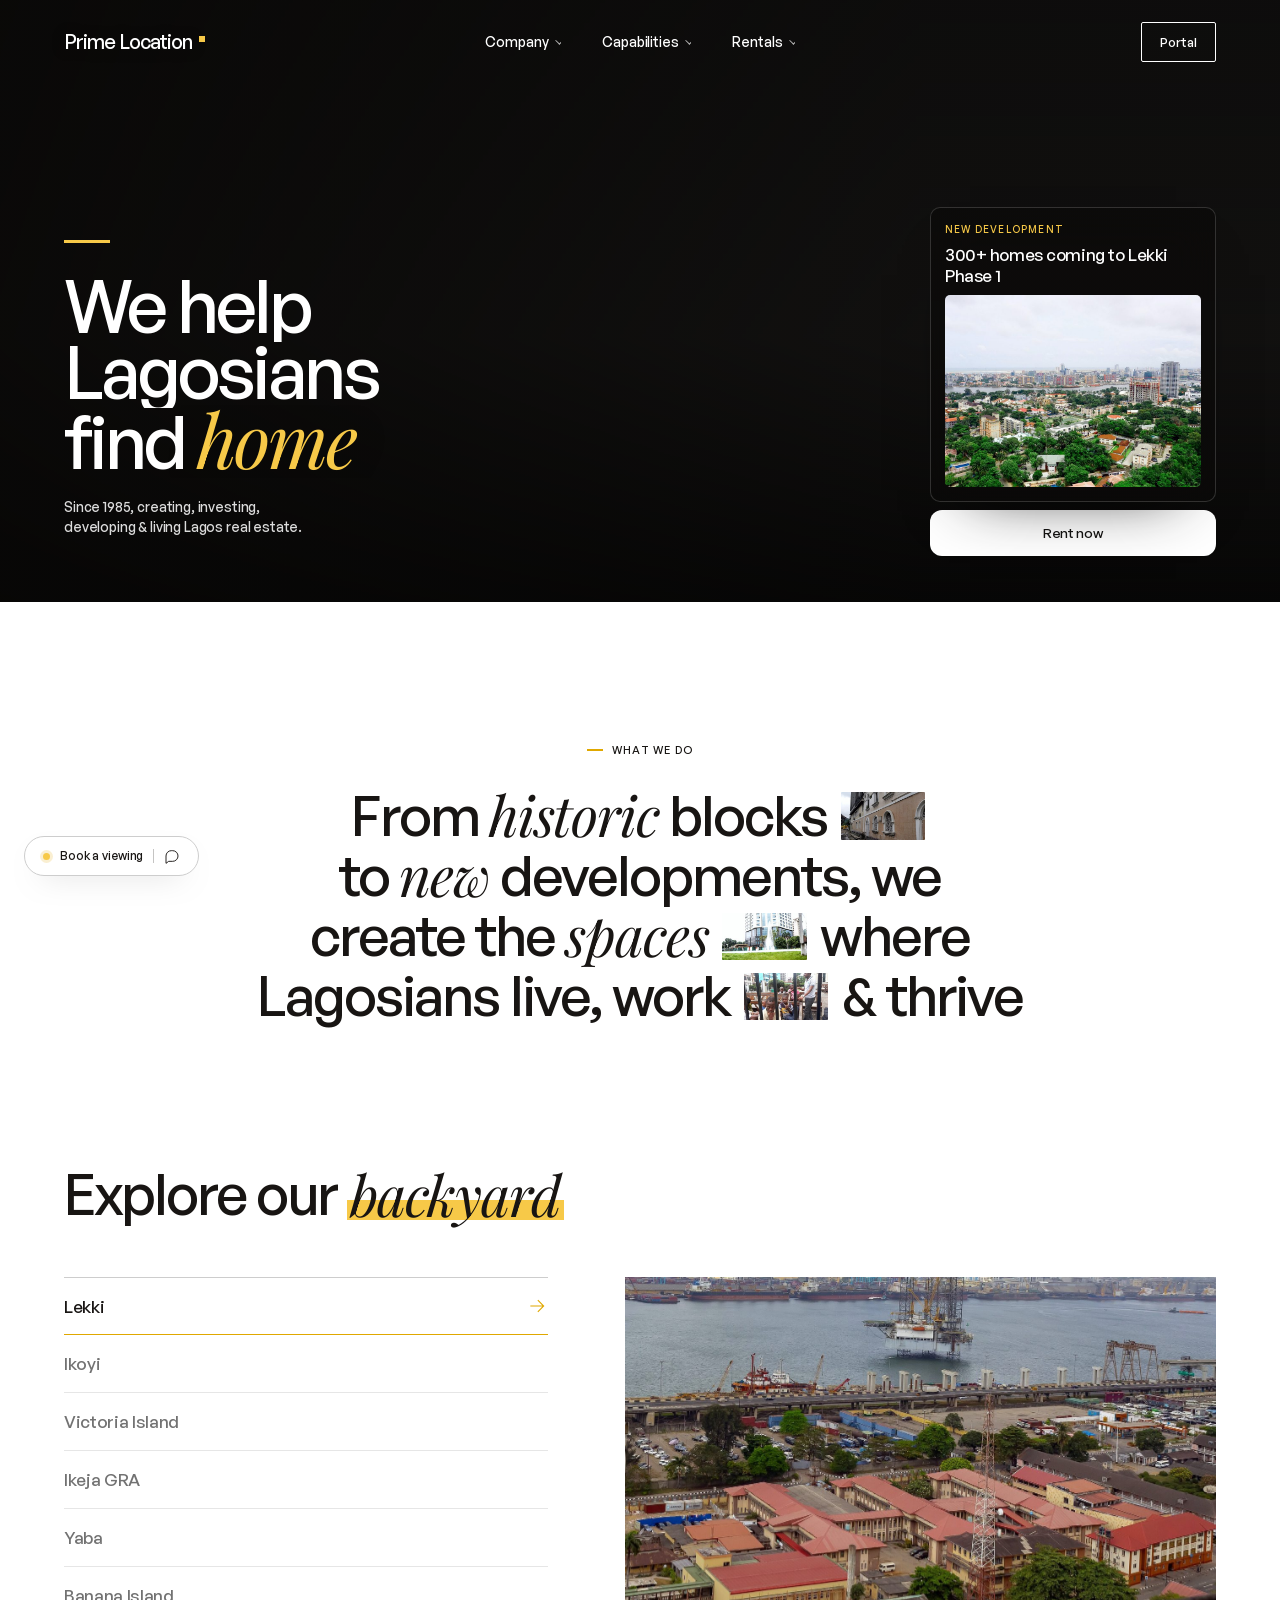
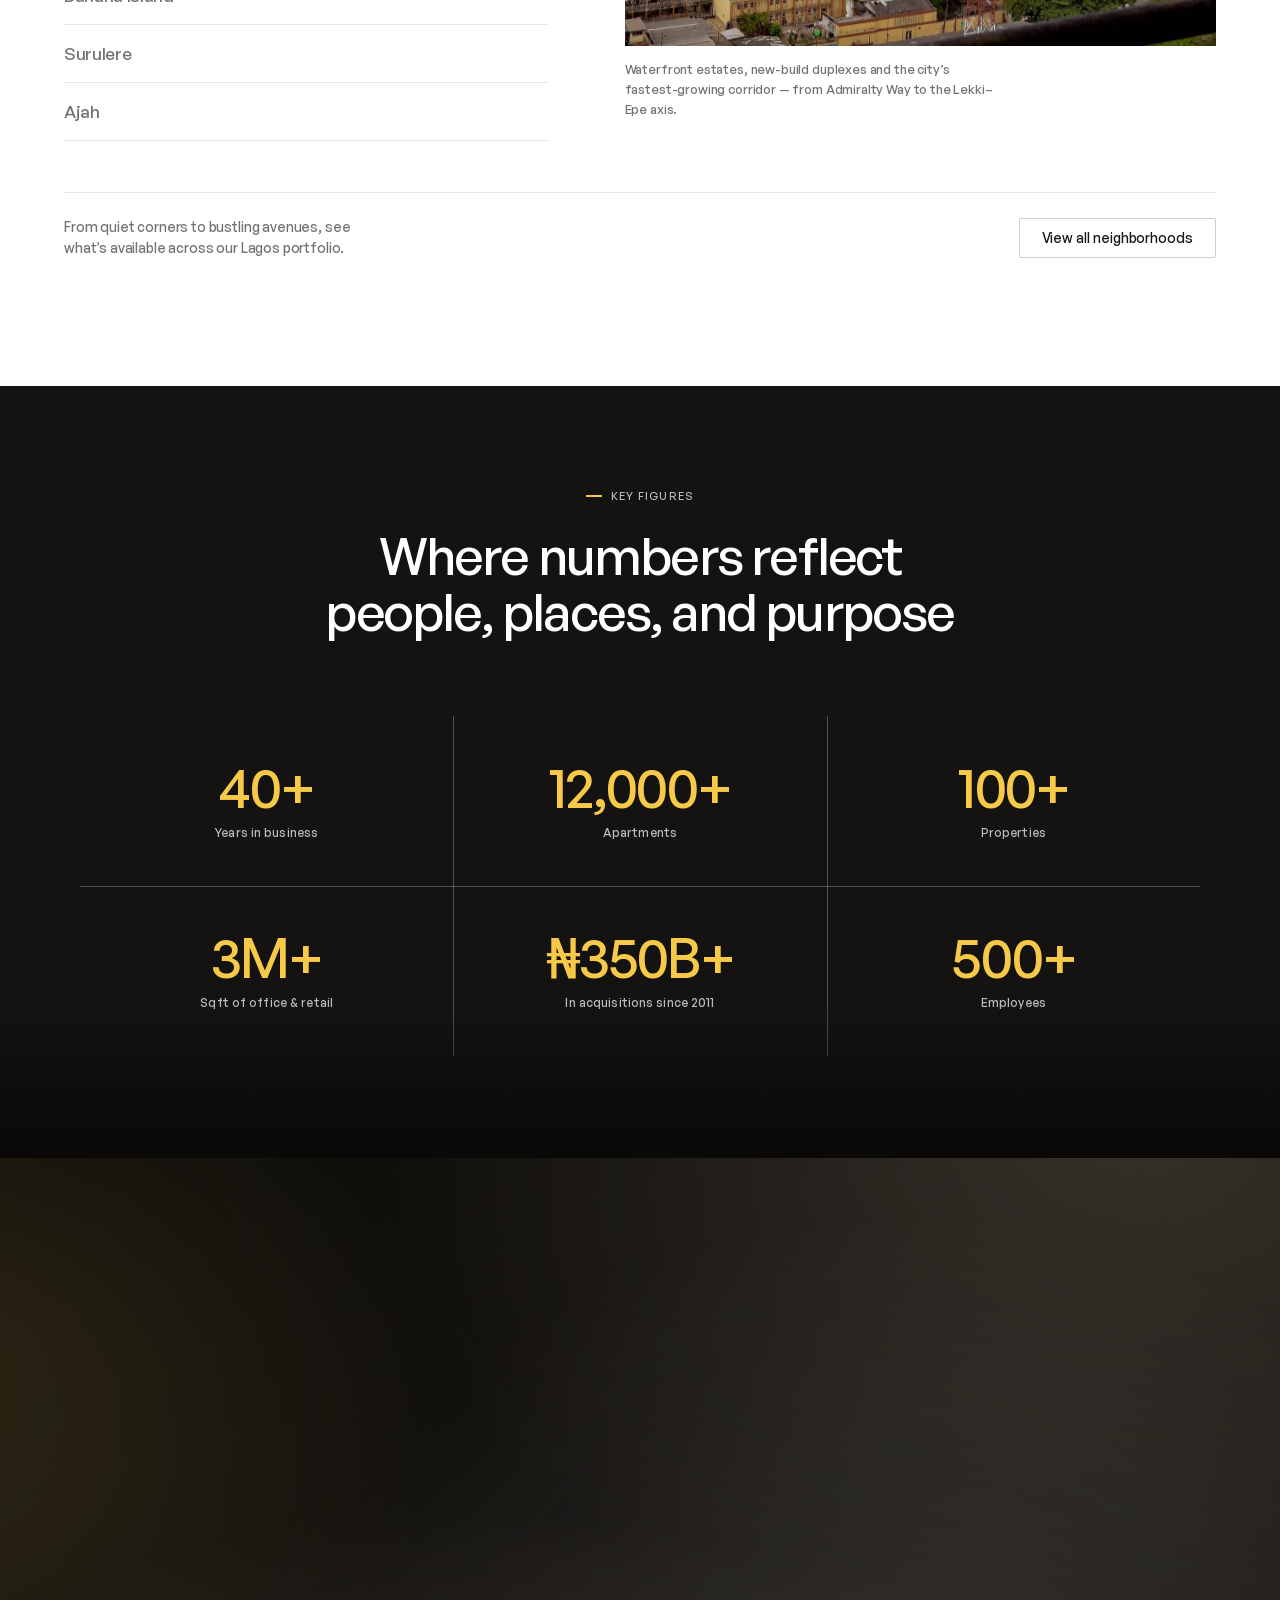
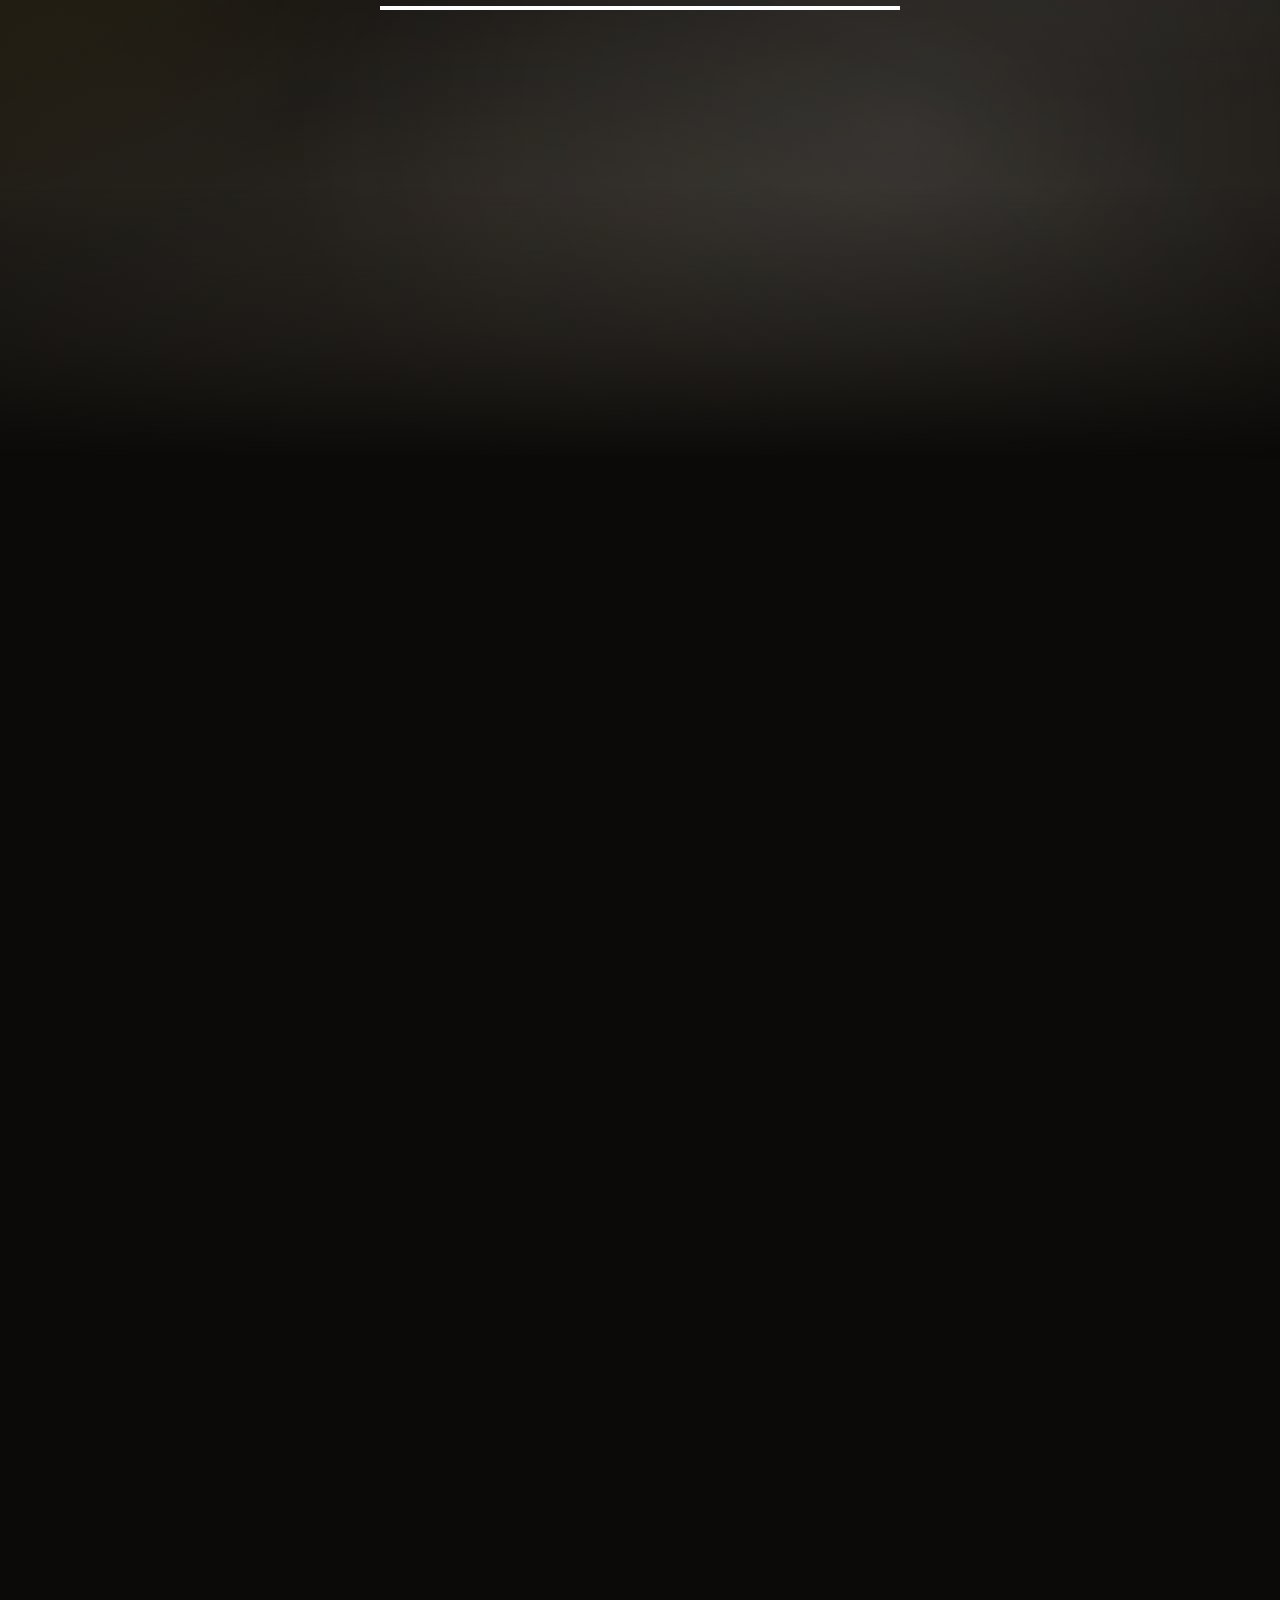
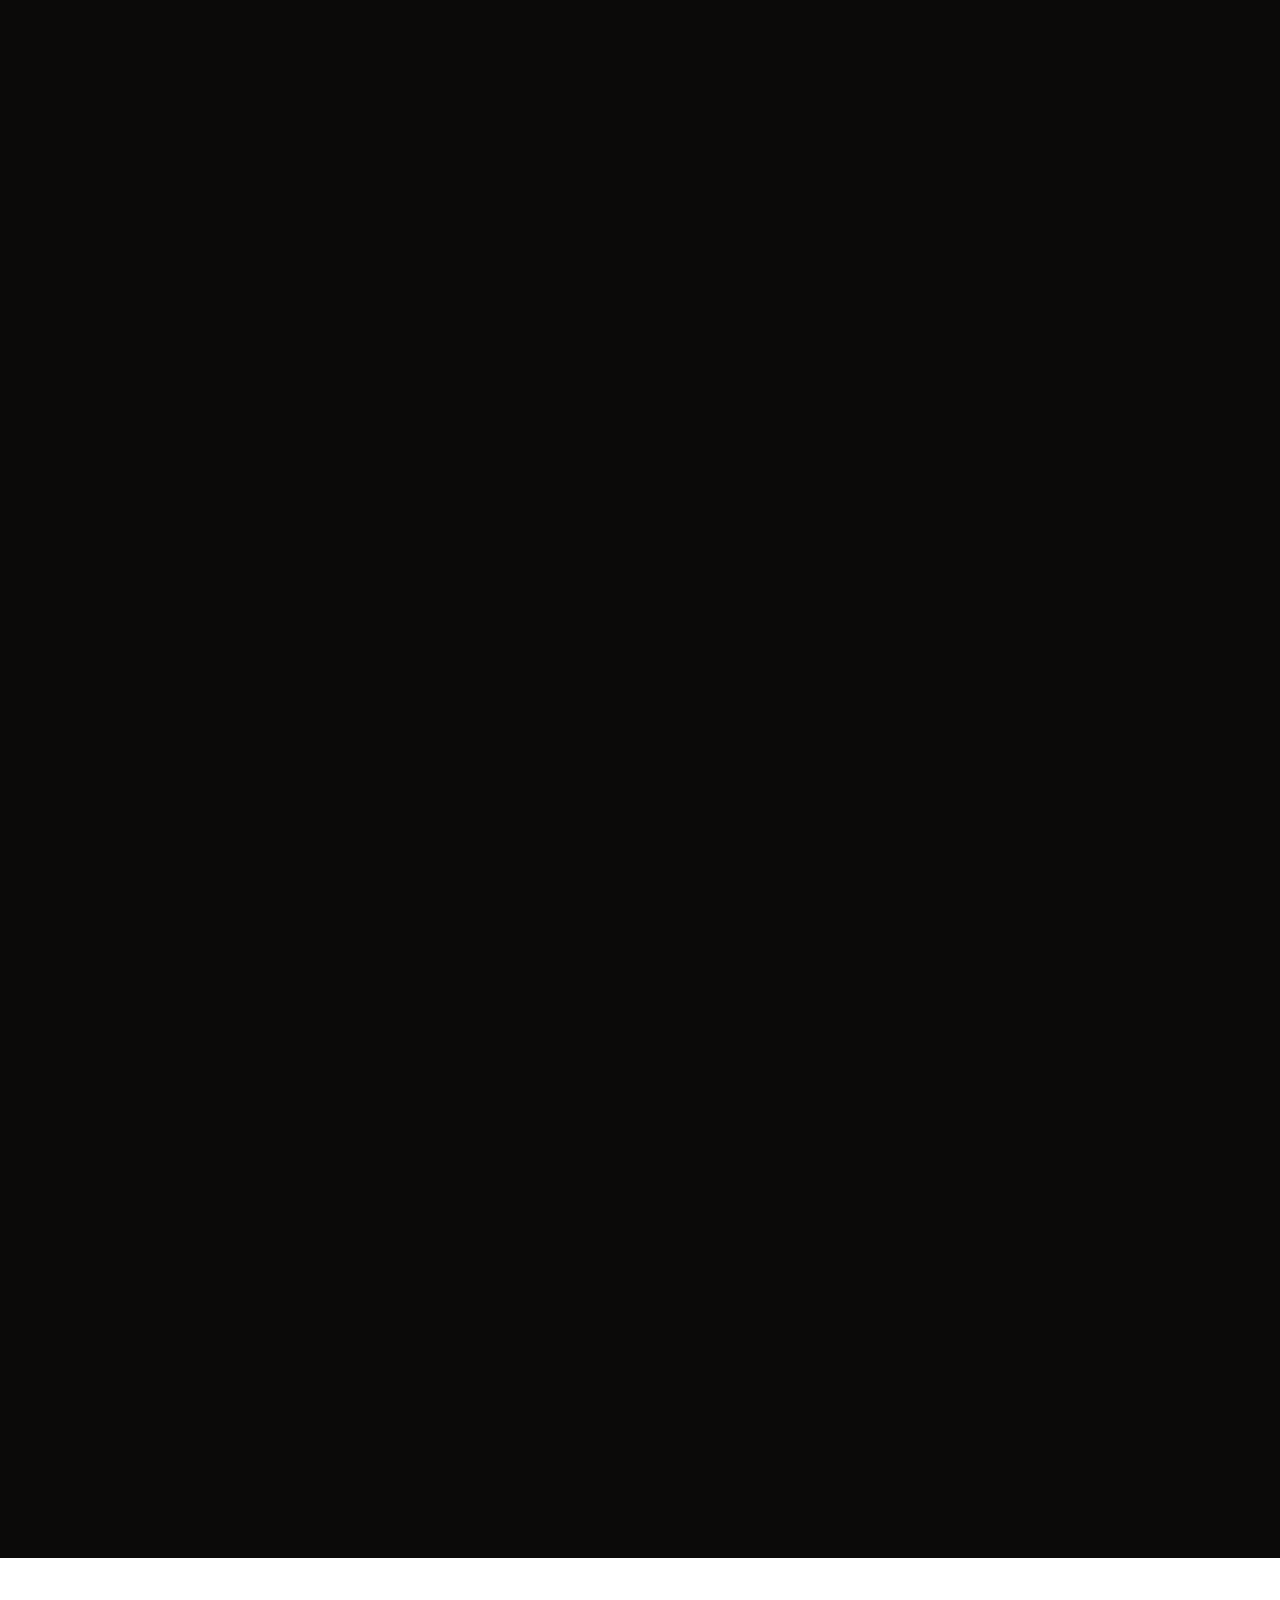
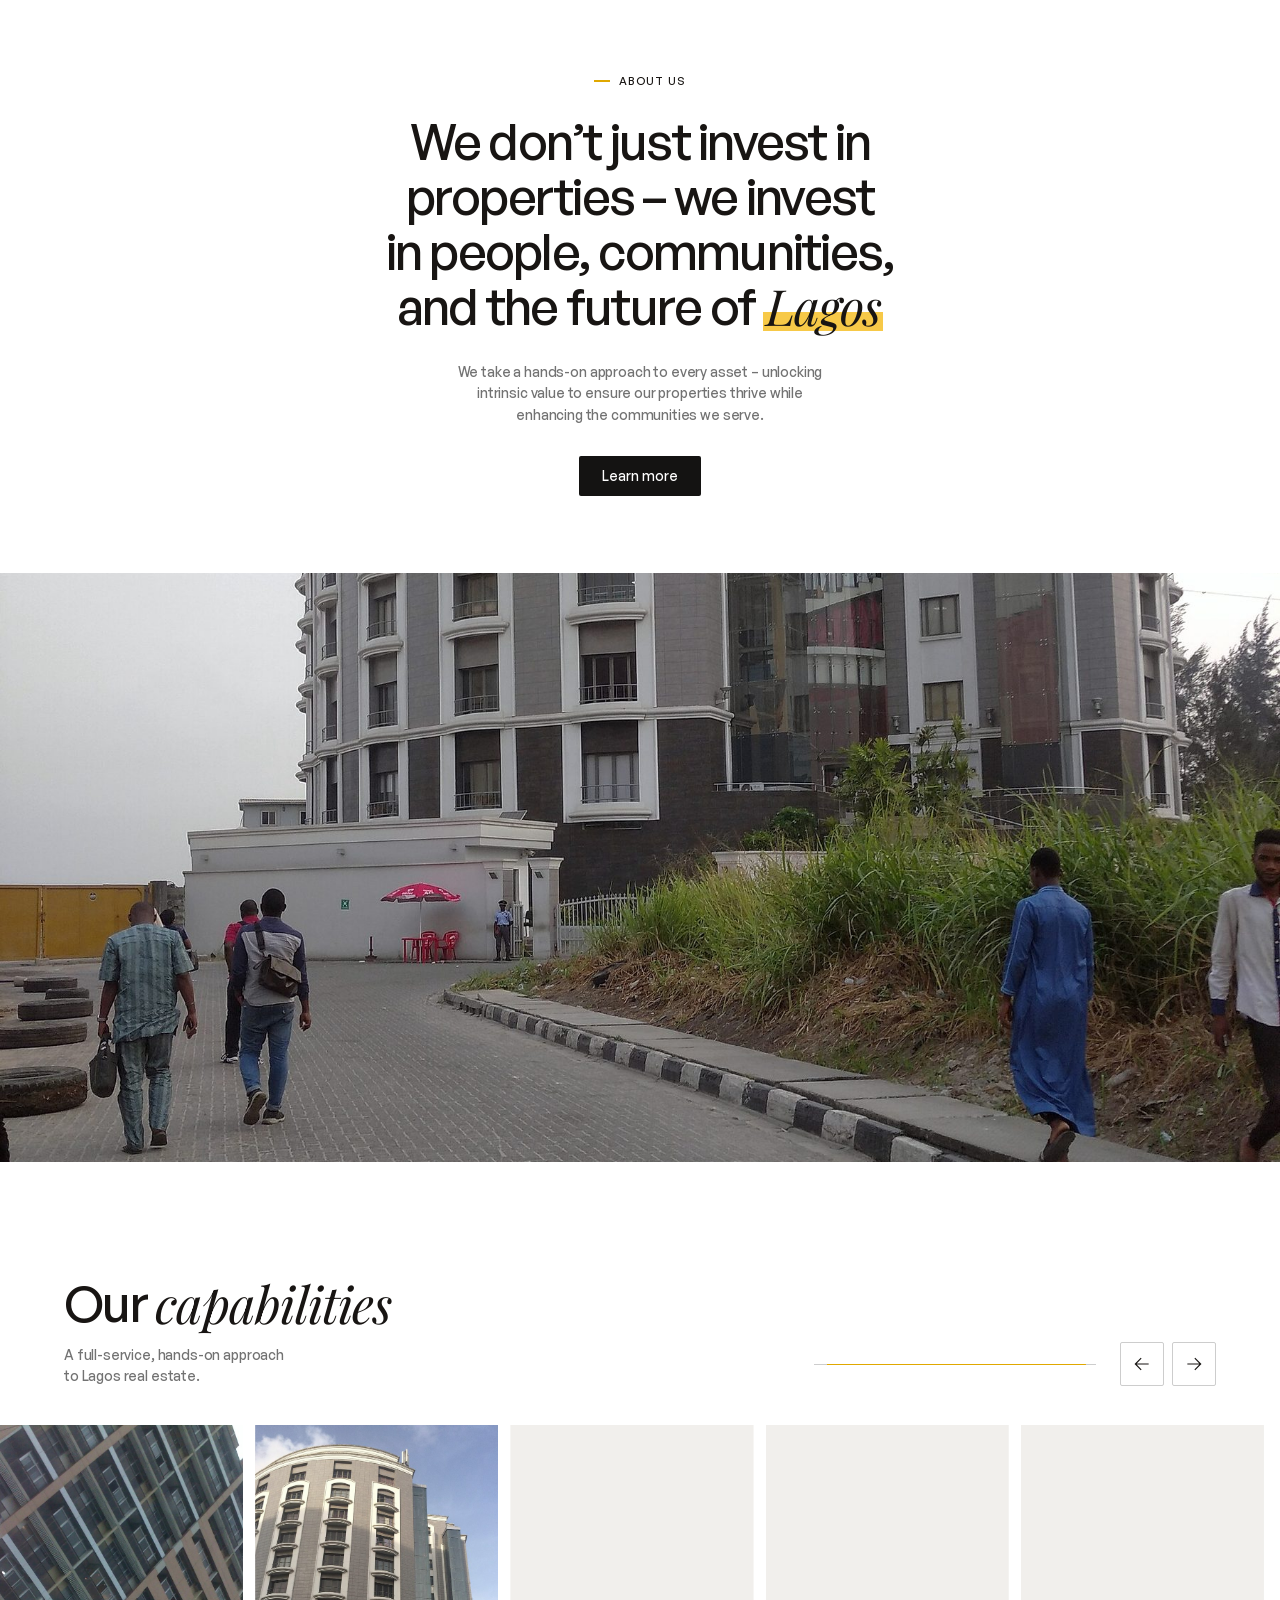
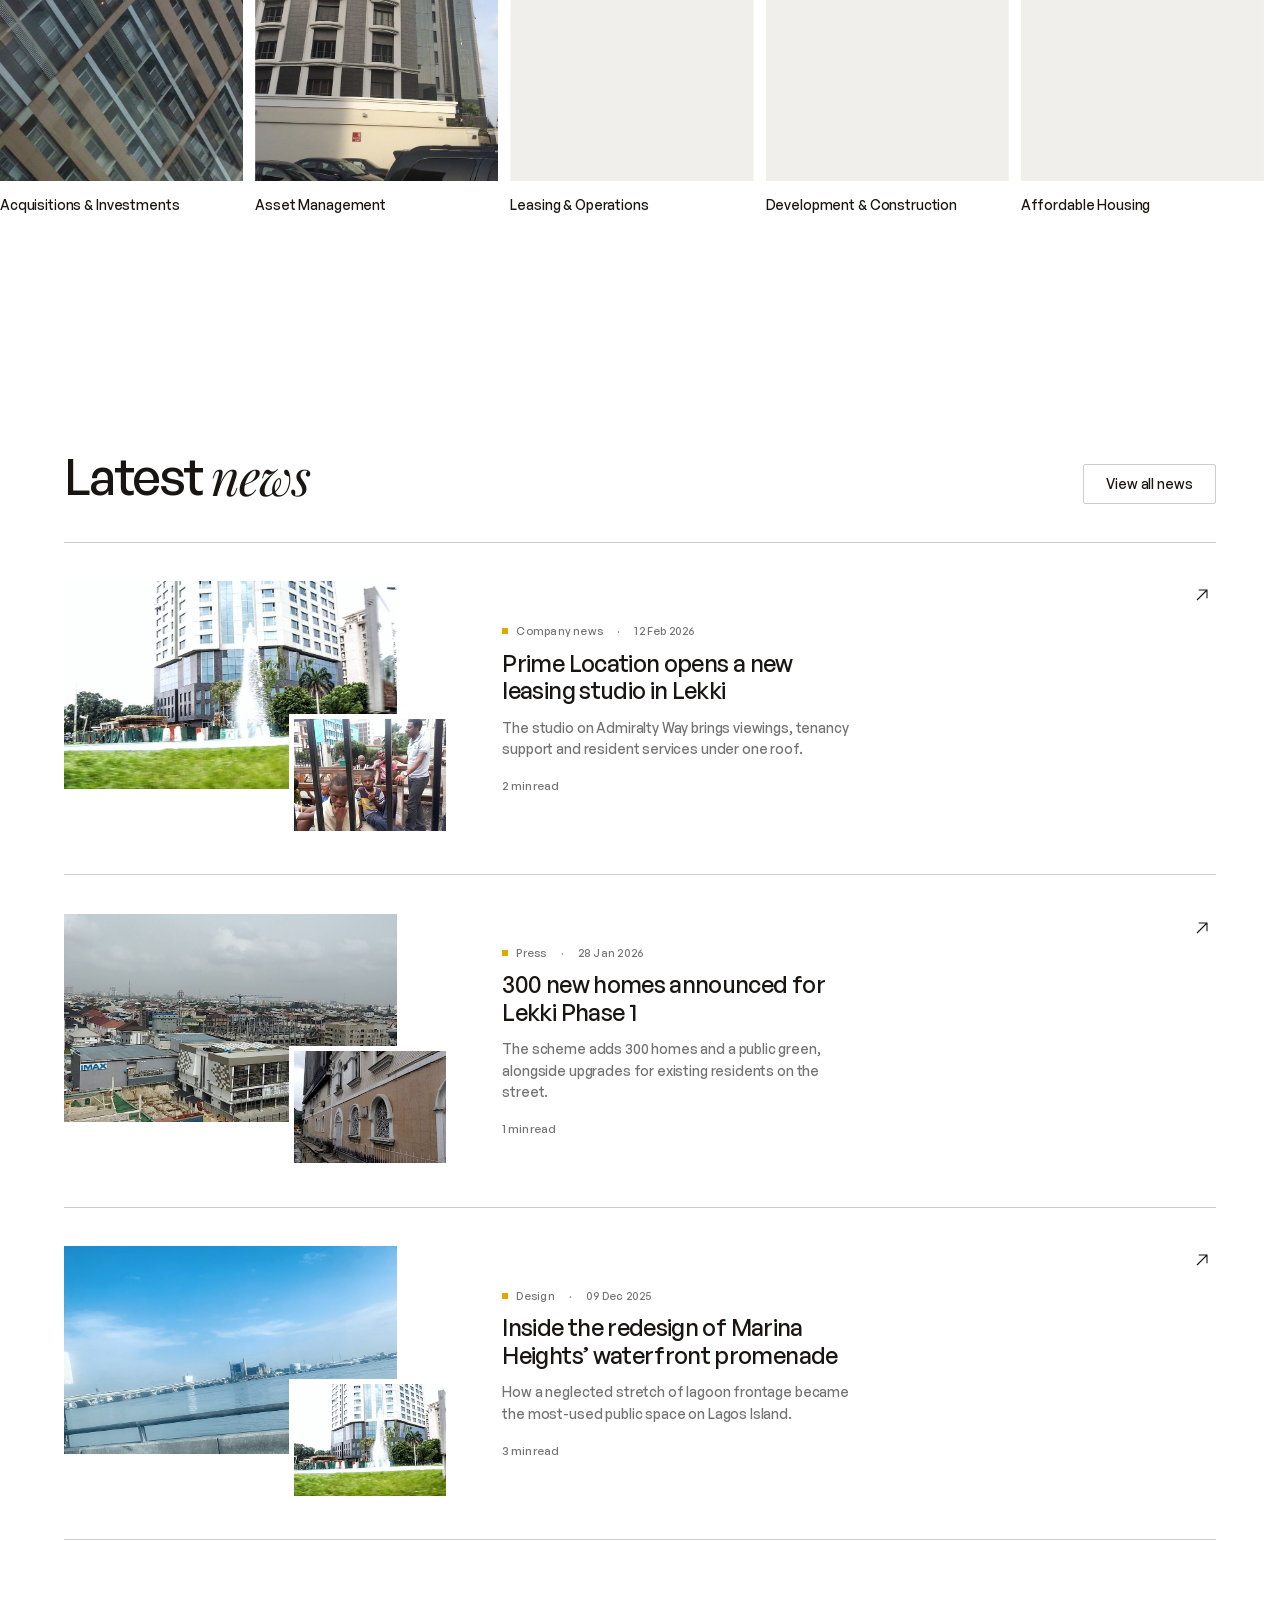
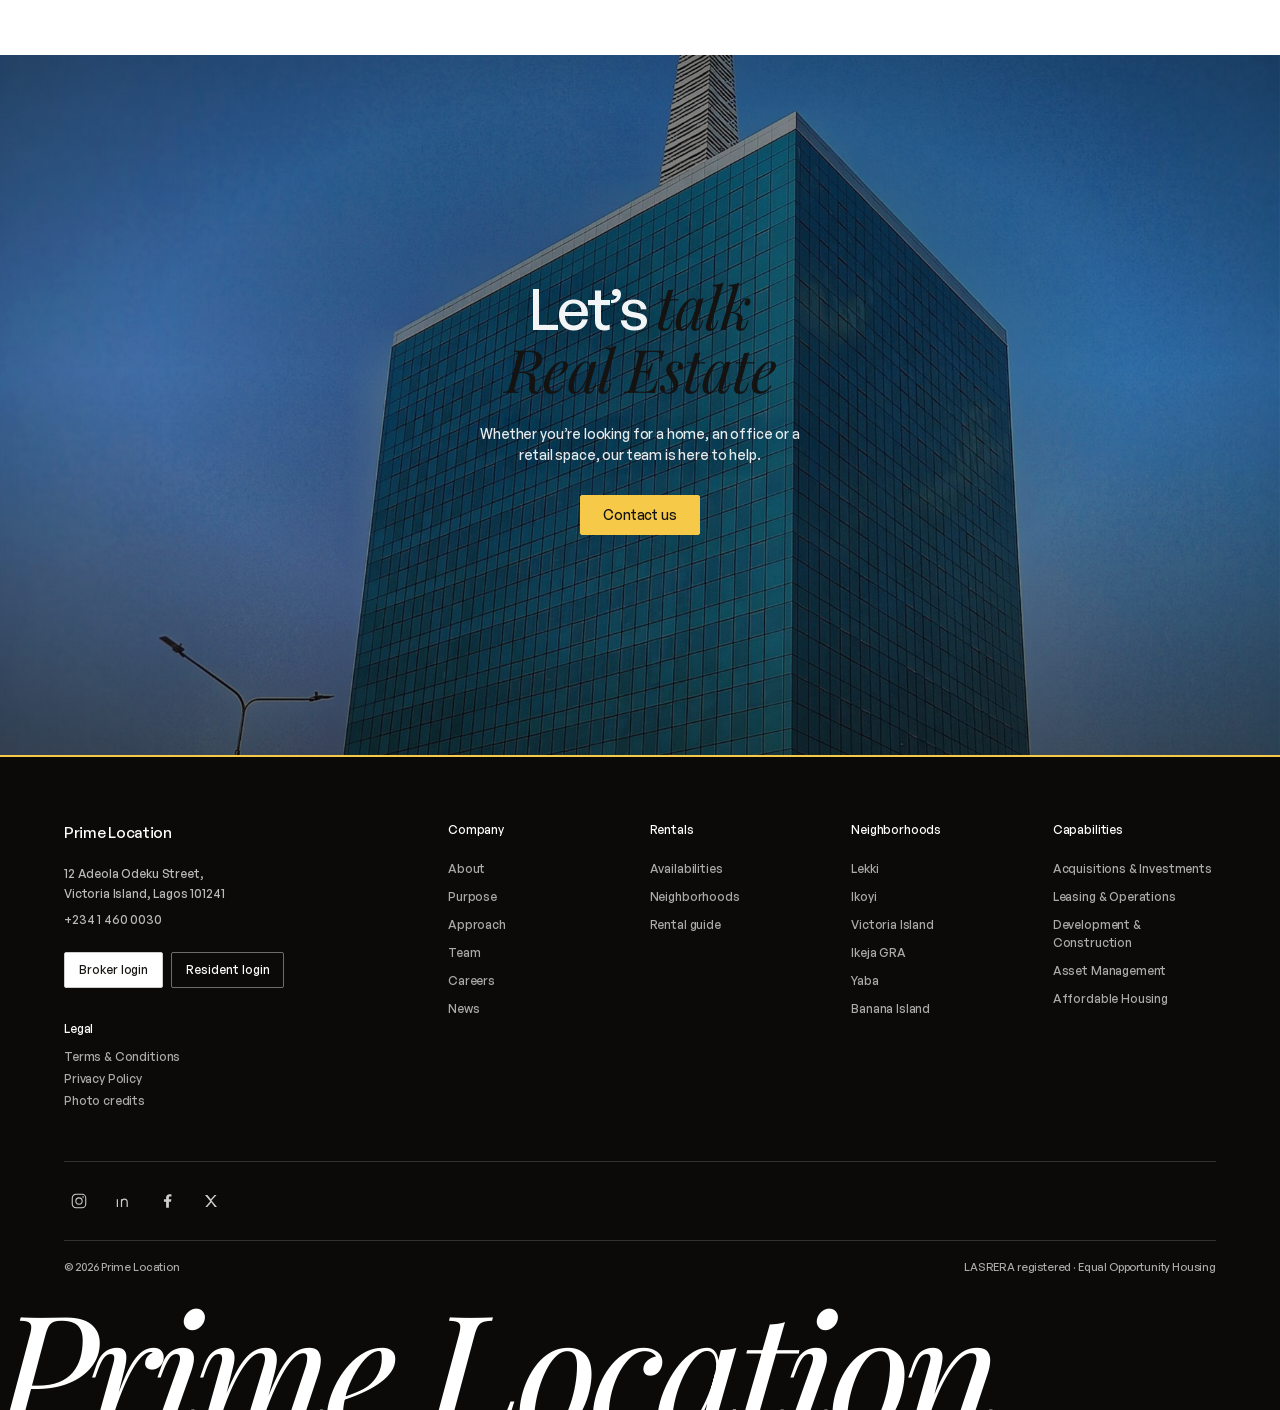
<file: index.html>
<!DOCTYPE html>
<html lang="en" class="is-loading">
<head>
<meta charset="utf-8">
<meta name="viewport" content="width=device-width, initial-scale=1">
<title>Prime Location — Lagos real estate since 1985</title>
<meta name="description" content="Prime Location creates, invests in, develops and manages residential and commercial property across Lagos, Nigeria. Since 1985.">
<meta name="theme-color" content="#141312">
<link rel="icon" href="assets/img/favicon.svg" type="image/svg+xml">
<link rel="preload" href="assets/fonts/general-sans-500.woff2" as="font" type="font/woff2" crossorigin>
<link rel="preload" href="assets/fonts/playfair-display-italic.woff2" as="font" type="font/woff2" crossorigin>
<link rel="stylesheet" href="assets/css/style.css">
<noscript>
  <style>
    .intro { display: none !important; }
    html.is-loading { overflow: auto !important; }
    .hero__line-inner { transform: none !important; }
    [data-split] .w > .wi,
    [data-fade], [data-clip], .cap, .news__item { opacity: 1 !important; filter: none !important; transform: none !important; clip-path: none !important; }
    .footer__watermark { clip-path: none !important; transform: none !important; }
    .featured__panel { clip-path: none !important; }
    .booking { display: none; }
  </style>
</noscript>
</head>
<body>
<a class="skip-link" href="#main">Skip to content</a>
<div class="scroll-progress" data-progress aria-hidden="true"></div>

<!-- page-load intro -->
<div class="intro" data-intro>
  <span class="intro__mark"><span class="intro__word">Prime&nbsp;Location</span></span>
</div>

<header class="site-header" id="siteHeader" data-header>
  <div class="site-header__inner">
    <a class="brand" href="#top" aria-label="Prime Location — home">Prime Location</a>

    <nav class="nav" aria-label="Primary">
      <ul class="nav__list">
        <li class="nav__item nav__item--has-menu">
          <button class="nav__link" type="button" aria-expanded="false" aria-controls="menu-company">
            <span class="nav__label">Company</span> <span class="nav__chev" aria-hidden="true"></span>
            <span class="nav__roll" aria-hidden="true">Company</span>
          </button>
          <div class="nav__mega" id="menu-company">
            <div class="nav__mega-inner">
              <div class="nav__mega-links">
                <a href="#about"><span>About</span></a>
                <a href="#about"><span>Purpose</span></a>
                <a href="#capabilities"><span>Approach</span></a>
                <a href="#about"><span>Team</span></a>
                <a href="#news"><span>Careers</span></a>
                <a href="#news"><span>News</span></a>
              </div>
              <p class="nav__mega-note">Founded in Lagos in 1985. Forty years of building, leasing and looking after the city we live in.</p>
            </div>
          </div>
        </li>
        <li class="nav__item nav__item--has-menu nav__item--wide">
          <button class="nav__link" type="button" aria-expanded="false" aria-controls="menu-capabilities">
            <span class="nav__label">Capabilities</span> <span class="nav__chev" aria-hidden="true"></span>
            <span class="nav__roll" aria-hidden="true">Capabilities</span>
          </button>
          <div class="nav__mega nav__mega--wide" id="menu-capabilities">
            <div class="nav__mega-inner">
              <ul class="nav__mega-strip">
                <li><a href="#capabilities"><img src="assets/img/cap-1.jpg" alt=""><span>Acquisitions</span></a></li>
                <li><a href="#capabilities"><img src="assets/img/cap-2.jpg" alt=""><span>Asset management</span></a></li>
                <li><a href="#capabilities"><img src="assets/img/cap-3.jpg" alt=""><span>Leasing</span></a></li>
                <li><a href="#capabilities"><img src="assets/img/cap-4.jpg" alt=""><span>Development</span></a></li>
                <li><a href="#capabilities"><img src="assets/img/cap-5.jpg" alt=""><span>Affordable housing</span></a></li>
              </ul>
            </div>
          </div>
        </li>
        <li class="nav__item nav__item--has-menu">
          <button class="nav__link" type="button" aria-expanded="false" aria-controls="menu-rentals">
            <span class="nav__label">Rentals</span> <span class="nav__chev" aria-hidden="true"></span>
            <span class="nav__roll" aria-hidden="true">Rentals</span>
          </button>
          <div class="nav__mega" id="menu-rentals">
            <div class="nav__mega-inner">
              <div class="nav__mega-links">
                <a href="#featured"><span>Availabilities</span></a>
                <a href="#neighborhoods"><span>Neighborhoods</span></a>
                <a href="#featured"><span>Rental guide</span></a>
              </div>
              <p class="nav__mega-note">Homes across Lekki, Ikoyi, Victoria Island and the mainland — viewings seven days a week.</p>
            </div>
          </div>
        </li>
      </ul>
    </nav>

    <div class="site-header__actions">
      <button class="btn btn--portal" type="button" data-portal>Portal</button>
      <button class="menu-toggle" type="button" aria-expanded="false" aria-controls="mobileNav" data-menu-toggle>
        <span class="menu-toggle__lines" aria-hidden="true"><span></span><span></span></span>
        <span class="sr-only">Menu</span>
      </button>
    </div>
  </div>
</header>

<div class="mobile-nav" id="mobileNav" data-mobile-nav hidden>
  <nav aria-label="Mobile">
    <a href="#about">Company</a>
    <a href="#capabilities">Capabilities</a>
    <a href="#featured">Rentals</a>
    <a href="#neighborhoods">Neighborhoods</a>
    <a href="#news">News</a>
    <a href="#contact">Contact</a>
  </nav>
  <div class="mobile-nav__foot">
    <a class="btn btn--filled" href="#contact">Book a viewing</a>
    <button class="btn btn--outline" type="button" data-portal>Portal</button>
  </div>
</div>

<main id="main">
  <!-- HERO -->
  <section class="hero" id="top">
    <div class="hero__media" data-hero-slides>
      <img class="hero__slide is-active" src="assets/img/hero-lagos.jpg" alt="Aerial view over the Third Mainland Bridge interchange and Lagos Lagoon at dusk" fetchpriority="high" decoding="async">
      <img class="hero__slide" src="assets/img/hero-2.jpg" alt="" loading="lazy" decoding="async">
      <img class="hero__slide" src="assets/img/hero-3.jpg" alt="" loading="lazy" decoding="async">
    </div>
    <div class="hero__scrim" aria-hidden="true"></div>
    <div class="hero__inner">
      <h1 class="hero__title" data-hero-title>
        <span class="hero__line"><span class="hero__line-inner">We help</span></span>
        <span class="hero__line"><span class="hero__line-inner">Lagosians</span></span>
        <span class="hero__line"><span class="hero__line-inner">find <em>home</em></span></span>
      </h1>
      <p class="hero__sub" data-hero-fade>Since 1985, creating, investing,<br>developing &amp; living Lagos real estate.</p>
    </div>

    <div class="hero-panel" data-hero-fade>
      <aside class="hero-card" aria-label="New development">
        <p class="hero-card__eyebrow">New development</p>
        <p class="hero-card__title">300+ homes coming to Lekki Phase&nbsp;1</p>
        <a class="hero-card__thumb" href="#featured" aria-label="See the Lekki Phase 1 development">
          <img src="assets/img/card-development.jpg" alt="Aerial view of a residential neighbourhood in Lagos" decoding="async">
        </a>
      </aside>
      <a class="btn hero-card__cta" href="#featured">Rent now</a>
    </div>
  </section>

  <!-- WHAT WE DO -->
  <section class="what section" aria-labelledby="whatTitle">
    <div class="container">
      <p class="eyebrow" data-fade>What we do</p>
      <h2 class="what__statement" id="whatTitle" data-split>
        From <em>historic</em> blocks <img class="word-img" src="assets/img/tile-shot.jpg" alt="" loading="lazy" decoding="async"> to <em>new</em>
        developments, we create the <em>spaces</em> <img class="word-img" src="assets/img/tile-interior.jpg" alt="" loading="lazy" decoding="async"> where Lagosians
        live, work <img class="word-img" src="assets/img/tile-people.jpg" alt="" loading="lazy" decoding="async"> &amp; thrive
      </h2>
    </div>
  </section>

  <!-- NEIGHBOURHOODS -->
  <section class="hoods section" id="neighborhoods" aria-labelledby="hoodsTitle">
    <div class="container">
      <h2 class="hoods__title" id="hoodsTitle" data-split>Explore our <em>backyard</em></h2>

      <div class="hoods__grid">
        <ul class="hoods__list" data-hoods data-list>
          <li>
            <button class="hoods__row" type="button" data-hood="0" aria-current="true">
              <span class="hoods__row-name">Lekki</span>
              <span class="hoods__row-arrow" aria-hidden="true"><svg viewBox="0 0 24 24"><path d="M4 12h15M13 5l7 7-7 7" fill="none" stroke="currentColor" stroke-width="1.3"/></svg></span>
            </button>
          </li>
          <li>
            <button class="hoods__row" type="button" data-hood="1">
              <span class="hoods__row-name">Ikoyi</span>
              <span class="hoods__row-arrow" aria-hidden="true"><svg viewBox="0 0 24 24"><path d="M4 12h15M13 5l7 7-7 7" fill="none" stroke="currentColor" stroke-width="1.3"/></svg></span>
            </button>
          </li>
          <li>
            <button class="hoods__row" type="button" data-hood="2">
              <span class="hoods__row-name">Victoria Island</span>
              <span class="hoods__row-arrow" aria-hidden="true"><svg viewBox="0 0 24 24"><path d="M4 12h15M13 5l7 7-7 7" fill="none" stroke="currentColor" stroke-width="1.3"/></svg></span>
            </button>
          </li>
          <li>
            <button class="hoods__row" type="button" data-hood="3">
              <span class="hoods__row-name">Ikeja GRA</span>
              <span class="hoods__row-arrow" aria-hidden="true"><svg viewBox="0 0 24 24"><path d="M4 12h15M13 5l7 7-7 7" fill="none" stroke="currentColor" stroke-width="1.3"/></svg></span>
            </button>
          </li>
          <li>
            <button class="hoods__row" type="button" data-hood="4">
              <span class="hoods__row-name">Yaba</span>
              <span class="hoods__row-arrow" aria-hidden="true"><svg viewBox="0 0 24 24"><path d="M4 12h15M13 5l7 7-7 7" fill="none" stroke="currentColor" stroke-width="1.3"/></svg></span>
            </button>
          </li>
          <li>
            <button class="hoods__row" type="button" data-hood="5">
              <span class="hoods__row-name">Banana Island</span>
              <span class="hoods__row-arrow" aria-hidden="true"><svg viewBox="0 0 24 24"><path d="M4 12h15M13 5l7 7-7 7" fill="none" stroke="currentColor" stroke-width="1.3"/></svg></span>
            </button>
          </li>
          <li>
            <button class="hoods__row" type="button" data-hood="6">
              <span class="hoods__row-name">Surulere</span>
              <span class="hoods__row-arrow" aria-hidden="true"><svg viewBox="0 0 24 24"><path d="M4 12h15M13 5l7 7-7 7" fill="none" stroke="currentColor" stroke-width="1.3"/></svg></span>
            </button>
          </li>
          <li>
            <button class="hoods__row" type="button" data-hood="7">
              <span class="hoods__row-name">Ajah</span>
              <span class="hoods__row-arrow" aria-hidden="true"><svg viewBox="0 0 24 24"><path d="M4 12h15M13 5l7 7-7 7" fill="none" stroke="currentColor" stroke-width="1.3"/></svg></span>
            </button>
          </li>
        </ul>

        <div class="hoods__media">
          <div class="hoods__frame" data-hood-frame>
            <img class="hoods__img" data-hood-img src="assets/img/hood-lekki.jpg" alt="Aerial view of homes in Lekki, Lagos" loading="lazy" decoding="async">
            <img class="hoods__img hoods__img--alt" data-hood-img-alt alt="">
          </div>
          <p class="hoods__caption" data-hood-desc>Waterfront estates, new-build duplexes and the city’s fastest-growing corridor — from Admiralty Way to the Lekki–Epe axis.</p>
        </div>
      </div>

      <div class="hoods__foot">
        <p class="hoods__note">From quiet corners to bustling avenues, see what’s available across our Lagos portfolio.</p>
        <a class="btn btn--outline" href="#featured">View all neighborhoods</a>
      </div>
    </div>
  </section>

  <!-- KEY FIGURES -->
  <section class="figures section" aria-labelledby="figuresTitle" data-figures>
    <div class="container">
      <p class="eyebrow eyebrow--light" data-fade>Key figures</p>
      <h2 class="figures__title" id="figuresTitle" data-split>Where numbers reflect<br>people, places, and purpose</h2>
      <ul class="figures__grid">
        <li><span class="figures__num" data-count="40" data-suffix="+">40+</span><span class="figures__label">Years in business</span></li>
        <li><span class="figures__num" data-count="12000" data-suffix="+" data-group>12,000+</span><span class="figures__label">Apartments</span></li>
        <li><span class="figures__num" data-count="100" data-suffix="+">100+</span><span class="figures__label">Properties</span></li>
        <li><span class="figures__num" data-count="3" data-suffix="M+">3M+</span><span class="figures__label">Sqft of office &amp; retail</span></li>
        <li><span class="figures__num" data-count="350" data-prefix="₦" data-suffix="B+">₦350B+</span><span class="figures__label">In acquisitions since 2011</span></li>
        <li><span class="figures__num" data-count="500" data-suffix="+">500+</span><span class="figures__label">Employees</span></li>
      </ul>
    </div>
  </section>

  <!-- FEATURED PROPERTIES -->
  <section class="featured" id="featured" aria-labelledby="featuredTitle" data-featured>
    <div class="featured__sticky">
      <div class="featured__backdrop" data-featured-backdrop>
        <div class="featured__gradient" data-featured-strip></div>
      </div>
      <div class="featured__panel" data-featured-panel>
        <div class="featured__panel-inner">
        <h2 class="featured__title" id="featuredTitle">Featured <em>properties</em></h2>
        <div class="featured__viewport">
          <div class="featured__track" data-featured-track>
            <article class="prop">
              <a class="prop__media" href="#featured">
                <img src="assets/img/prop-eko.jpg" alt="Waterfront residences at The Eko, Victoria Island" loading="lazy" decoding="async">
              </a>
              <p class="prop__tag">New development</p>
              <h3 class="prop__name">The Eko</h3>
              <p class="prop__desc">One and two-bedroom homes on the Victoria Island shoreline</p>
            </article>
            <article class="prop">
              <a class="prop__media" href="#featured">
                <img src="assets/img/prop-marina.jpg" alt="Marina Heights towers above Lagos Marina" loading="lazy" decoding="async">
              </a>
              <p class="prop__tag">Rentals</p>
              <h3 class="prop__name">Marina Heights</h3>
              <p class="prop__desc">Glass towers over the marina, from ₦1.2M per year</p>
            </article>
            <article class="prop">
              <a class="prop__media" href="#featured">
                <img src="assets/img/prop-lekki.jpg" alt="Garden terraces at Lekki Pearl" loading="lazy" decoding="async">
              </a>
              <p class="prop__tag">New development</p>
              <h3 class="prop__name">Lekki Pearl</h3>
              <p class="prop__desc">Garden terraces and townhouses off Admiralty Way</p>
            </article>
            <article class="prop">
              <a class="prop__media" href="#featured">
                <img src="assets/img/prop-ikoyi.jpg" alt="Detached homes on Ikoyi Crescent" loading="lazy" decoding="async">
              </a>
              <p class="prop__tag">For sale</p>
              <h3 class="prop__name">Ikoyi Crescent</h3>
              <p class="prop__desc">Twelve detached homes on a quiet, tree-lined crescent</p>
            </article>
          </div>
        </div>
        <p class="featured__count"><span data-featured-index>01</span> / <span data-featured-total>04</span></p>
        </div>
      </div>
    </div>
  </section>

  <!-- ABOUT -->
  <section class="about section" id="about" aria-labelledby="aboutTitle">
    <div class="container container--narrow">
      <p class="eyebrow" data-fade>About us</p>
      <h2 class="about__title" id="aboutTitle" data-split>We don’t just invest in properties – we invest in people, communities, and the future of <em>Lagos</em></h2>
      <p class="about__copy" data-fade>We take a hands-on approach to every asset – unlocking intrinsic value to ensure our properties thrive while enhancing the communities we serve.</p>
      <a class="btn btn--filled" href="#contact" data-fade>Learn more</a>
    </div>
    <figure class="about__media" data-clip>
      <img src="assets/img/about-portrait.jpg" alt="Residents walking up to an apartment building in Ikoyi, Lagos" loading="lazy" decoding="async">
    </figure>
  </section>

  <!-- CAPABILITIES -->
  <section class="caps section" id="capabilities" aria-labelledby="capsTitle">
    <div class="container">
      <div class="caps__head">
        <div>
          <h2 class="caps__title" id="capsTitle" data-split>Our <em>capabilities</em></h2>
          <p class="caps__sub" data-fade>A full-service, hands-on approach<br>to Lagos real estate.</p>
        </div>
        <div class="caps__controls" data-fade>
          <div class="caps__bar" aria-hidden="true"><span data-caps-bar></span></div>
          <div class="caps__buttons">
            <button class="icon-btn" type="button" data-caps-prev aria-label="Previous capability">
              <svg viewBox="0 0 24 24" aria-hidden="true"><path d="M20 12H5M11 5l-7 7 7 7" fill="none" stroke="currentColor" stroke-width="1.4"/></svg>
            </button>
            <button class="icon-btn" type="button" data-caps-next aria-label="Next capability">
              <svg viewBox="0 0 24 24" aria-hidden="true"><path d="M4 12h15M13 5l7 7-7 7" fill="none" stroke="currentColor" stroke-width="1.4"/></svg>
            </button>
          </div>
        </div>
      </div>
    </div>
    <div class="caps__viewport" data-caps-viewport>
      <ul class="caps__track" data-caps-track>
        <li class="cap">
          <div class="cap__media"><img src="assets/img/cap-1.jpg" alt="Curved glass facade of a Lagos office tower" loading="lazy" decoding="async"></div>
          <h3 class="cap__name">Acquisitions &amp; Investments</h3>
        </li>
        <li class="cap">
          <div class="cap__media"><img src="assets/img/cap-2.jpg" alt="Stone-clad residential block in Ikoyi" loading="lazy" decoding="async"></div>
          <h3 class="cap__name">Asset Management</h3>
        </li>
        <li class="cap">
          <div class="cap__media"><img src="assets/img/cap-3.jpg" alt="Balconies of a modern Lagos apartment building" loading="lazy" decoding="async"></div>
          <h3 class="cap__name">Leasing &amp; Operations</h3>
        </li>
        <li class="cap">
          <div class="cap__media"><img src="assets/img/cap-4.jpg" alt="Earthworks on a development site in Lagos" loading="lazy" decoding="async"></div>
          <h3 class="cap__name">Development &amp; Construction</h3>
        </li>
        <li class="cap">
          <div class="cap__media"><img src="assets/img/cap-5.jpg" alt="Affordable housing terrace in Lagos" loading="lazy" decoding="async"></div>
          <h3 class="cap__name">Affordable Housing</h3>
        </li>
      </ul>
    </div>
  </section>

  <!-- NEWS -->
  <section class="news section" id="news" aria-labelledby="newsTitle">
    <div class="container">
      <div class="news__head">
        <h2 class="news__title" id="newsTitle" data-split>Latest <em>news</em></h2>
        <a class="btn btn--outline" href="#news" data-fade>View all news</a>
      </div>
      <ul class="news__list">
        <li class="news__item" data-news-item>
          <a class="news__link" href="#news">
            <div class="news__media" data-clip>
              <img class="news__img news__img--main" src="assets/img/news-1.jpg" alt="The new Prime Location leasing studio in Lekki, Lagos" loading="lazy">
              <img class="news__img news__img--alt" src="assets/img/tile-people.jpg" alt="" loading="lazy">
            </div>
            <div class="news__body">
              <p class="news__meta"><span>Company news</span><span>12 Feb 2026</span></p>
              <h3 class="news__headline" data-split>Prime Location opens a new leasing studio in Lekki</h3>
              <p class="news__excerpt">The studio on Admiralty Way brings viewings, tenancy support and resident services under one roof.</p>
              <p class="news__read">2 min read</p>
            </div>
            <span class="news__arrow" aria-hidden="true">
              <svg viewBox="0 0 24 24"><path d="M6 18L18 6M8 6h10v10" fill="none" stroke="currentColor" stroke-width="1.3"/></svg>
            </span>
          </a>
        </li>
        <li class="news__item" data-news-item>
          <a class="news__link" href="#news">
            <div class="news__media" data-clip>
              <img class="news__img news__img--main" src="assets/img/news-2.jpg" alt="Streets and shops in Lekki, Lagos" loading="lazy">
              <img class="news__img news__img--alt" src="assets/img/tile-shot.jpg" alt="" loading="lazy">
            </div>
            <div class="news__body">
              <p class="news__meta"><span>Press</span><span>28 Jan 2026</span></p>
              <h3 class="news__headline" data-split>300 new homes announced for Lekki Phase 1</h3>
              <p class="news__excerpt">The scheme adds 300 homes and a public green, alongside upgrades for existing residents on the street.</p>
              <p class="news__read">1 min read</p>
            </div>
            <span class="news__arrow" aria-hidden="true">
              <svg viewBox="0 0 24 24"><path d="M6 18L18 6M8 6h10v10" fill="none" stroke="currentColor" stroke-width="1.3"/></svg>
            </span>
          </a>
        </li>
        <li class="news__item" data-news-item>
          <a class="news__link" href="#news">
            <div class="news__media" data-clip>
              <img class="news__img news__img--main" src="assets/img/news-3.jpg" alt="The waterfront promenade at Marina Heights" loading="lazy">
              <img class="news__img news__img--alt" src="assets/img/tile-interior.jpg" alt="" loading="lazy">
            </div>
            <div class="news__body">
              <p class="news__meta"><span>Design</span><span>09 Dec 2025</span></p>
              <h3 class="news__headline" data-split>Inside the redesign of Marina Heights’ waterfront promenade</h3>
              <p class="news__excerpt">How a neglected stretch of lagoon frontage became the most-used public space on Lagos Island.</p>
              <p class="news__read">3 min read</p>
            </div>
            <span class="news__arrow" aria-hidden="true">
              <svg viewBox="0 0 24 24"><path d="M6 18L18 6M8 6h10v10" fill="none" stroke="currentColor" stroke-width="1.3"/></svg>
            </span>
          </a>
        </li>
      </ul>
    </div>
  </section>

  <!-- CTA -->
  <section class="cta" id="contact" aria-labelledby="ctaTitle">
    <div class="cta__media" data-parallax>
      <img src="assets/img/cta-building.jpg" alt="Civic Towers, Lekki, against a clear Lagos sky" loading="lazy" decoding="async">
    </div>
    <div class="cta__inner">
      <h2 class="cta__title" id="ctaTitle" data-fade><span>Let’s <em>talk</em></span><span><em>Real Estate</em></span></h2>
      <p class="cta__copy" data-fade>Whether you’re looking for a home, an office or a retail space, our team is here to help.</p>
      <a class="btn btn--filled cta__btn" href="mailto:hello@primelocation.ng" data-fade>Contact us</a>
    </div>
  </section>
</main>

<footer class="footer" id="footer">
  <div class="container">
    <div class="footer__top">
      <div class="footer__brand">
        <p class="footer__wordmark">Prime Location</p>
        <address class="footer__address">
          12 Adeola Odeku Street,<br>Victoria Island, Lagos 101241
        </address>
        <a class="footer__phone" href="tel:+23414600030">+234 1 460 0030</a>
        <div class="footer__logins">
          <button class="btn btn--light" type="button" data-portal>Broker login</button>
          <button class="btn btn--ghost-light" type="button" data-portal>Resident login</button>
        </div>
        <div class="footer__legal">
          <p class="footer__legal-title">Legal</p>
          <a href="#footer">Terms &amp; Conditions</a>
          <a href="#footer">Privacy Policy</a>
          <a href="credits.html">Photo credits</a>
        </div>
      </div>

      <nav class="footer__cols" aria-label="Footer">
        <div class="footer__col">
          <h3>Company</h3>
          <a href="#about">About</a>
          <a href="#about">Purpose</a>
          <a href="#capabilities">Approach</a>
          <a href="#about">Team</a>
          <a href="#news">Careers</a>
          <a href="#news">News</a>
        </div>
        <div class="footer__col">
          <h3>Rentals</h3>
          <a href="#featured">Availabilities</a>
          <a href="#neighborhoods">Neighborhoods</a>
          <a href="#featured">Rental guide</a>
        </div>
        <div class="footer__col">
          <h3>Neighborhoods</h3>
          <a href="#neighborhoods">Lekki</a>
          <a href="#neighborhoods">Ikoyi</a>
          <a href="#neighborhoods">Victoria Island</a>
          <a href="#neighborhoods">Ikeja GRA</a>
          <a href="#neighborhoods">Yaba</a>
          <a href="#neighborhoods">Banana Island</a>
        </div>
        <div class="footer__col">
          <h3>Capabilities</h3>
          <a href="#capabilities">Acquisitions &amp; Investments</a>
          <a href="#capabilities">Leasing &amp; Operations</a>
          <a href="#capabilities">Development &amp; Construction</a>
          <a href="#capabilities">Asset Management</a>
          <a href="#capabilities">Affordable Housing</a>
        </div>
      </nav>
    </div>

    <div class="footer__social">
      <a href="#footer" aria-label="Prime Location on Instagram">
        <svg viewBox="0 0 24 24" aria-hidden="true"><rect x="3" y="3" width="18" height="18" rx="5" fill="none" stroke="currentColor" stroke-width="1.4"/><circle cx="12" cy="12" r="4.2" fill="none" stroke="currentColor" stroke-width="1.4"/><circle cx="17.4" cy="6.6" r="1.1" fill="currentColor"/></svg>
      </a>
      <a href="#footer" aria-label="Prime Location on LinkedIn">
        <svg viewBox="0 0 24 24" aria-hidden="true"><path d="M4.5 9.5V20M4.5 5.2v.1M10 20V9.5M10 14c0-2.6 1.6-4.6 4-4.6s3.6 1.6 3.6 4.4V20" fill="none" stroke="currentColor" stroke-width="1.6"/></svg>
      </a>
      <a href="#footer" aria-label="Prime Location on Facebook">
        <svg viewBox="0 0 24 24" aria-hidden="true"><path d="M14.5 21v-8h2.8l.5-3.2h-3.3V7.7c0-.9.3-1.6 1.7-1.6H18V3.2c-.4 0-1.5-.1-2.7-.1-2.7 0-4.5 1.6-4.5 4.6v2.1H7.9V13h2.9v8z" fill="currentColor"/></svg>
      </a>
      <a href="#footer" aria-label="Prime Location on X">
        <svg viewBox="0 0 24 24" aria-hidden="true"><path d="M4 4l7 8.3L4.4 20H7l5.5-6.2L17 20h3l-7.3-8.7L19.4 4h-2.6l-5 5.7L7.2 4z" fill="currentColor"/></svg>
      </a>
    </div>

    <div class="footer__bar">
      <p>© <span data-year>2026</span> Prime Location</p>
      <p>LASRERA registered · Equal Opportunity Housing</p>
    </div>
  </div>
  <p class="footer__watermark" aria-hidden="true">Prime Location</p>
</footer>

<a class="booking" href="#contact" data-booking>
  <span class="booking__dot" aria-hidden="true"></span>
  <span>Book a viewing</span>
  <span class="booking__sep" aria-hidden="true"></span>
  <svg viewBox="0 0 24 24" aria-hidden="true"><path d="M21 12a8 8 0 0 1-8 8H7l-4 3V12a8 8 0 0 1 8-8h2a8 8 0 0 1 8 8z" fill="none" stroke="currentColor" stroke-width="1.4"/></svg>
</a>

<dialog class="portal" data-portal-dialog aria-labelledby="portalTitle">
  <form method="dialog" class="portal__close">
    <button class="icon-btn" aria-label="Close">
      <svg viewBox="0 0 24 24" aria-hidden="true"><path d="M6 6l12 12M18 6L6 18" fill="none" stroke="currentColor" stroke-width="1.4"/></svg>
    </button>
  </form>
  <p class="eyebrow">Portal</p>
  <h2 id="portalTitle">Sign in to your account</h2>
  <p class="portal__copy">Brokers and residents can manage listings, payments and maintenance requests.</p>
  <div class="portal__actions">
    <a class="btn btn--filled" href="#footer">Broker login</a>
    <a class="btn btn--outline" href="#footer">Resident login</a>
  </div>
</dialog>

<script src="assets/js/main.js" defer></script>
</body>
</html>
</file>
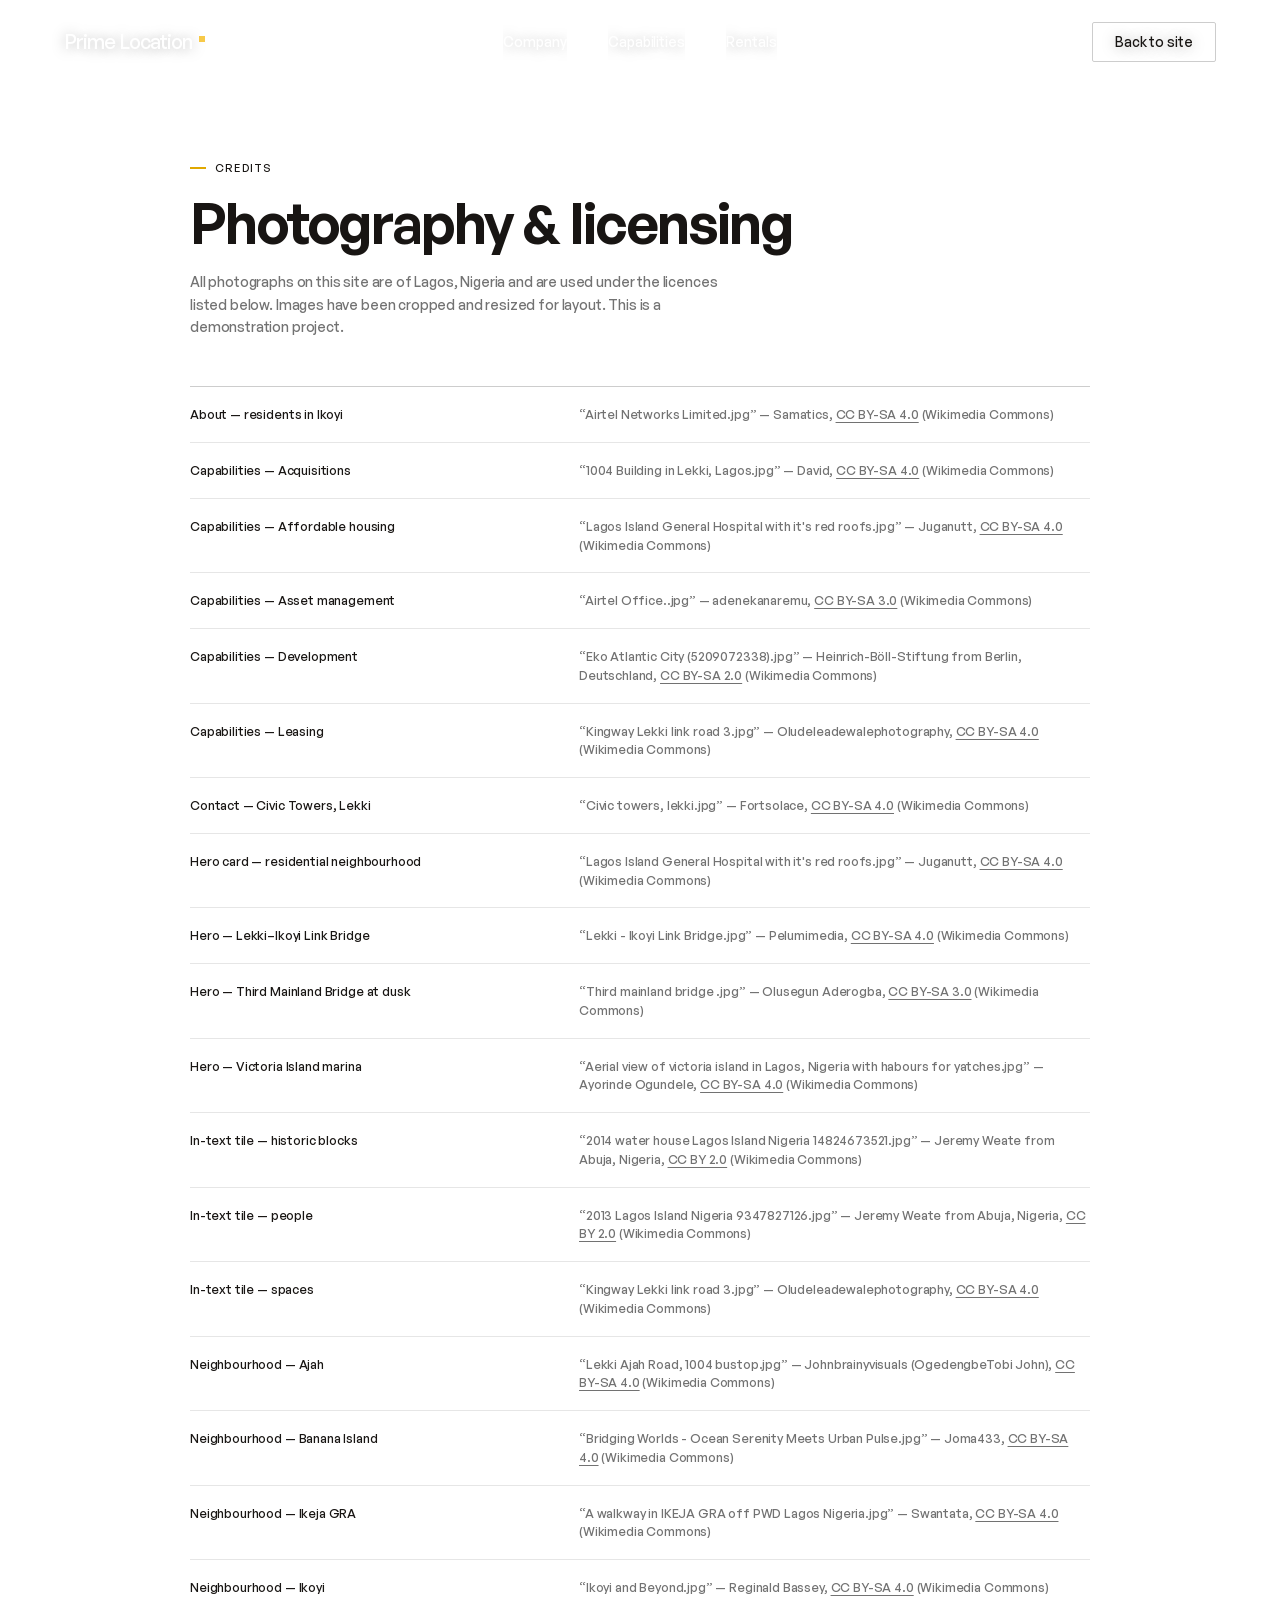
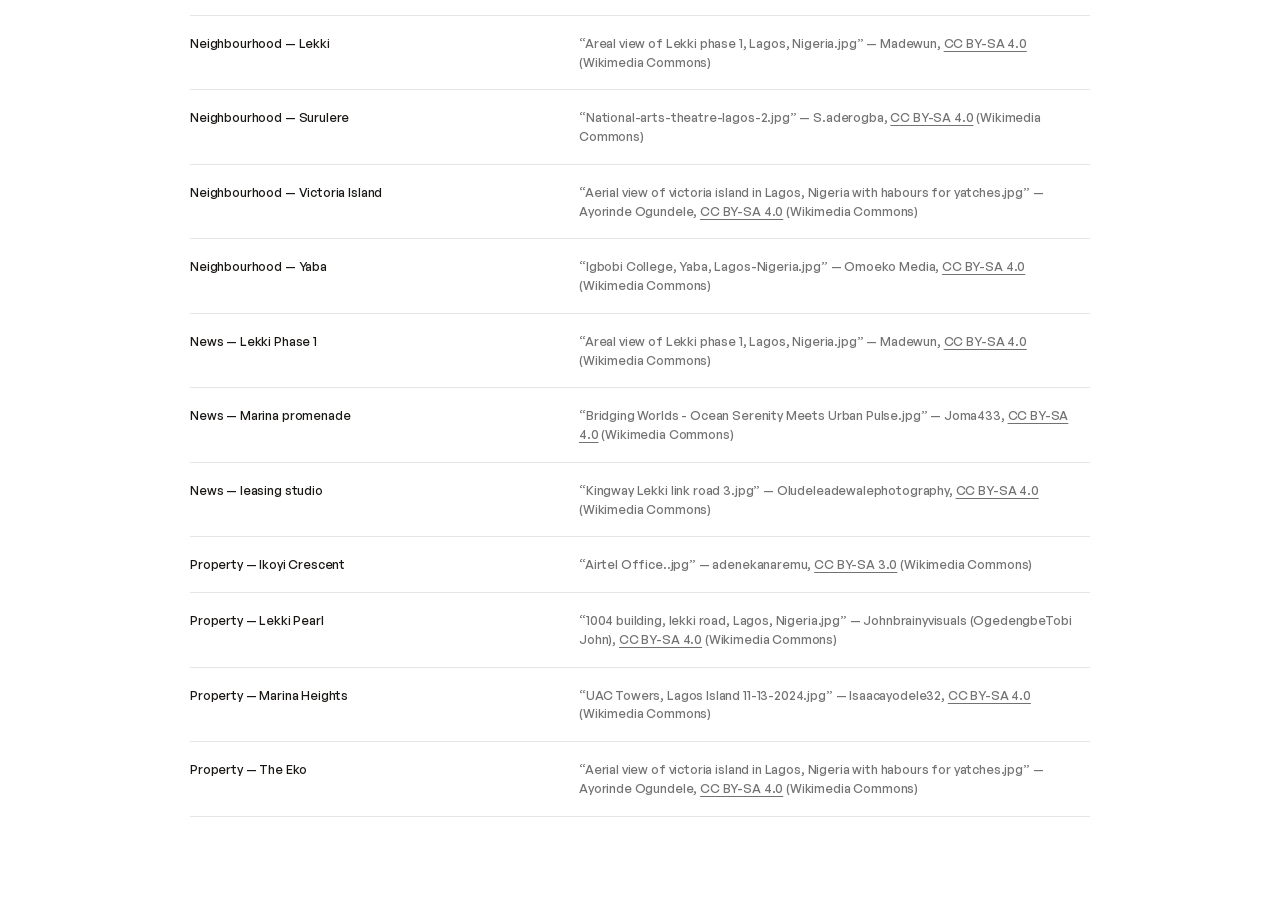
<file: credits.html>
<!DOCTYPE html>
<html lang="en">
<head>
<meta charset="utf-8">
<meta name="viewport" content="width=device-width, initial-scale=1">
<title>Photo credits — Prime Location</title>
<meta name="robots" content="noindex">
<link rel="icon" href="assets/img/favicon.svg" type="image/svg+xml">
<link rel="stylesheet" href="assets/css/style.css">
<style>
  .credits { padding: 160px 0 80px; max-width: 900px; margin-inline: auto; }
  .credits h1 { font-size: clamp(36px, 5vw, 56px); letter-spacing: -.035em; line-height: 1.05; margin: 16px 0 20px; }
  .credits p.lede { color: var(--grey-dark); font-size: 14px; max-width: 60ch; line-height: 1.6; }
  .credits ul { margin-top: 48px; border-top: 1px solid var(--grey); }
  .credits li { display: grid; grid-template-columns: 1fr 1.4fr; gap: 24px; padding: 18px 0; border-bottom: 1px solid #e6e6e6; font-size: 12.5px; }
  .credits li b { font-weight: 500; }
  .credits li span { color: var(--grey-dark); }
  .credits a { text-decoration: underline; text-underline-offset: 3px; }
  @media (max-width: 640px) { .credits li { grid-template-columns: 1fr; gap: 4px; } }
</style>
</head>
<body>
<header class="site-header" style="position:fixed">
  <div class="site-header__inner">
    <a class="brand" href="index.html">Prime Location</a>
    <nav class="nav" aria-label="Primary"><ul class="nav__list"><li><a class="nav__link" href="index.html#about">Company</a></li><li><a class="nav__link" href="index.html#capabilities">Capabilities</a></li><li><a class="nav__link" href="index.html#featured">Rentals</a></li></ul></nav>
    <div class="site-header__actions"><a class="btn btn--outline" href="index.html">Back to site</a></div>
  </div>
</header>
<main class="container credits">
  <p class="eyebrow">Credits</p>
  <h1>Photography &amp; licensing</h1>
  <p class="lede">All photographs on this site are of Lagos, Nigeria and are used under the licences listed below. Images have been cropped and resized for layout. This is a demonstration project.</p>
  <ul>
    <li><b>About — residents in Ikoyi</b><span>“Airtel Networks Limited.jpg” — Samatics, <a href="https://commons.wikimedia.org/wiki/File:Airtel_Networks_Limited.jpg" rel="noopener nofollow">CC BY-SA 4.0</a> (Wikimedia Commons)</span></li>
    <li><b>Capabilities — Acquisitions</b><span>“1004 Building in Lekki, Lagos.jpg” — David, <a href="https://commons.wikimedia.org/wiki/File:1004_Building_in_Lekki,_Lagos.jpg" rel="noopener nofollow">CC BY-SA 4.0</a> (Wikimedia Commons)</span></li>
    <li><b>Capabilities — Affordable housing</b><span>“Lagos Island General Hospital with it&#x27;s red roofs.jpg” — Juganutt, <a href="https://commons.wikimedia.org/wiki/File:Lagos_Island_General_Hospital_with_it%27s_red_roofs.jpg" rel="noopener nofollow">CC BY-SA 4.0</a> (Wikimedia Commons)</span></li>
    <li><b>Capabilities — Asset management</b><span>“Airtel Office..jpg” — adenekanaremu, <a href="https://commons.wikimedia.org/wiki/File:Airtel_Office..jpg" rel="noopener nofollow">CC BY-SA 3.0</a> (Wikimedia Commons)</span></li>
    <li><b>Capabilities — Development</b><span>“Eko Atlantic City (5209072338).jpg” — Heinrich-Böll-Stiftung from Berlin, Deutschland, <a href="https://commons.wikimedia.org/wiki/File:Eko_Atlantic_City_(5209072338).jpg" rel="noopener nofollow">CC BY-SA 2.0</a> (Wikimedia Commons)</span></li>
    <li><b>Capabilities — Leasing</b><span>“Kingway Lekki link road 3.jpg” — Oludeleadewalephotography, <a href="https://commons.wikimedia.org/wiki/File:Kingway_Lekki_link_road_3.jpg" rel="noopener nofollow">CC BY-SA 4.0</a> (Wikimedia Commons)</span></li>
    <li><b>Contact — Civic Towers, Lekki</b><span>“Civic towers, lekki.jpg” — Fortsolace, <a href="https://commons.wikimedia.org/wiki/File:Civic_towers,_lekki.jpg" rel="noopener nofollow">CC BY-SA 4.0</a> (Wikimedia Commons)</span></li>
    <li><b>Hero card — residential neighbourhood</b><span>“Lagos Island General Hospital with it&#x27;s red roofs.jpg” — Juganutt, <a href="https://commons.wikimedia.org/wiki/File:Lagos_Island_General_Hospital_with_it%27s_red_roofs.jpg" rel="noopener nofollow">CC BY-SA 4.0</a> (Wikimedia Commons)</span></li>
    <li><b>Hero — Lekki–Ikoyi Link Bridge</b><span>“Lekki - Ikoyi Link Bridge.jpg” — Pelumimedia, <a href="https://commons.wikimedia.org/wiki/File:Lekki_-_Ikoyi_Link_Bridge.jpg" rel="noopener nofollow">CC BY-SA 4.0</a> (Wikimedia Commons)</span></li>
    <li><b>Hero — Third Mainland Bridge at dusk</b><span>“Third mainland bridge .jpg” — Olusegun Aderogba, <a href="https://commons.wikimedia.org/wiki/File:Third_mainland_bridge_.jpg" rel="noopener nofollow">CC BY-SA 3.0</a> (Wikimedia Commons)</span></li>
    <li><b>Hero — Victoria Island marina</b><span>“Aerial view of victoria island in Lagos, Nigeria with habours for yatches.jpg” — Ayorinde Ogundele, <a href="https://commons.wikimedia.org/wiki/File:Aerial_view_of_victoria_island_in_Lagos,_Nigeria_with_habours_for_yatches.jpg" rel="noopener nofollow">CC BY-SA 4.0</a> (Wikimedia Commons)</span></li>
    <li><b>In-text tile — historic blocks</b><span>“2014 water house Lagos Island Nigeria 14824673521.jpg” — Jeremy Weate from Abuja, Nigeria, <a href="https://commons.wikimedia.org/wiki/File:2014_water_house_Lagos_Island_Nigeria_14824673521.jpg" rel="noopener nofollow">CC BY 2.0</a> (Wikimedia Commons)</span></li>
    <li><b>In-text tile — people</b><span>“2013 Lagos Island Nigeria 9347827126.jpg” — Jeremy Weate from Abuja, Nigeria, <a href="https://commons.wikimedia.org/wiki/File:2013_Lagos_Island_Nigeria_9347827126.jpg" rel="noopener nofollow">CC BY 2.0</a> (Wikimedia Commons)</span></li>
    <li><b>In-text tile — spaces</b><span>“Kingway Lekki link road 3.jpg” — Oludeleadewalephotography, <a href="https://commons.wikimedia.org/wiki/File:Kingway_Lekki_link_road_3.jpg" rel="noopener nofollow">CC BY-SA 4.0</a> (Wikimedia Commons)</span></li>
    <li><b>Neighbourhood — Ajah</b><span>“Lekki Ajah Road, 1004 bustop.jpg” — Johnbrainyvisuals (OgedengbeTobi John), <a href="https://commons.wikimedia.org/wiki/File:Lekki_Ajah_Road,_1004_bustop.jpg" rel="noopener nofollow">CC BY-SA 4.0</a> (Wikimedia Commons)</span></li>
    <li><b>Neighbourhood — Banana Island</b><span>“Bridging Worlds - Ocean Serenity Meets Urban Pulse.jpg” — Joma433, <a href="https://commons.wikimedia.org/wiki/File:Bridging_Worlds_-_Ocean_Serenity_Meets_Urban_Pulse.jpg" rel="noopener nofollow">CC BY-SA 4.0</a> (Wikimedia Commons)</span></li>
    <li><b>Neighbourhood — Ikeja GRA</b><span>“A walkway in IKEJA GRA off PWD Lagos Nigeria.jpg” — Swantata, <a href="https://commons.wikimedia.org/wiki/File:A_walkway_in_IKEJA_GRA_off_PWD_Lagos_Nigeria.jpg" rel="noopener nofollow">CC BY-SA 4.0</a> (Wikimedia Commons)</span></li>
    <li><b>Neighbourhood — Ikoyi</b><span>“Ikoyi and Beyond.jpg” — Reginald Bassey, <a href="https://commons.wikimedia.org/wiki/File:Ikoyi_and_Beyond.jpg" rel="noopener nofollow">CC BY-SA 4.0</a> (Wikimedia Commons)</span></li>
    <li><b>Neighbourhood — Lekki</b><span>“Areal view of Lekki phase 1, Lagos, Nigeria.jpg” — Madewun, <a href="https://commons.wikimedia.org/wiki/File:Areal_view_of_Lekki_phase_1,_Lagos,_Nigeria.jpg" rel="noopener nofollow">CC BY-SA 4.0</a> (Wikimedia Commons)</span></li>
    <li><b>Neighbourhood — Surulere</b><span>“National-arts-theatre-lagos-2.jpg” — S.aderogba, <a href="https://commons.wikimedia.org/wiki/File:National-arts-theatre-lagos-2.jpg" rel="noopener nofollow">CC BY-SA 4.0</a> (Wikimedia Commons)</span></li>
    <li><b>Neighbourhood — Victoria Island</b><span>“Aerial view of victoria island in Lagos, Nigeria with habours for yatches.jpg” — Ayorinde Ogundele, <a href="https://commons.wikimedia.org/wiki/File:Aerial_view_of_victoria_island_in_Lagos,_Nigeria_with_habours_for_yatches.jpg" rel="noopener nofollow">CC BY-SA 4.0</a> (Wikimedia Commons)</span></li>
    <li><b>Neighbourhood — Yaba</b><span>“Igbobi College, Yaba, Lagos-Nigeria.jpg” — Omoeko Media, <a href="https://commons.wikimedia.org/wiki/File:Igbobi_College,_Yaba,_Lagos-Nigeria.jpg" rel="noopener nofollow">CC BY-SA 4.0</a> (Wikimedia Commons)</span></li>
    <li><b>News — Lekki Phase 1</b><span>“Areal view of Lekki phase 1, Lagos, Nigeria.jpg” — Madewun, <a href="https://commons.wikimedia.org/wiki/File:Areal_view_of_Lekki_phase_1,_Lagos,_Nigeria.jpg" rel="noopener nofollow">CC BY-SA 4.0</a> (Wikimedia Commons)</span></li>
    <li><b>News — Marina promenade</b><span>“Bridging Worlds - Ocean Serenity Meets Urban Pulse.jpg” — Joma433, <a href="https://commons.wikimedia.org/wiki/File:Bridging_Worlds_-_Ocean_Serenity_Meets_Urban_Pulse.jpg" rel="noopener nofollow">CC BY-SA 4.0</a> (Wikimedia Commons)</span></li>
    <li><b>News — leasing studio</b><span>“Kingway Lekki link road 3.jpg” — Oludeleadewalephotography, <a href="https://commons.wikimedia.org/wiki/File:Kingway_Lekki_link_road_3.jpg" rel="noopener nofollow">CC BY-SA 4.0</a> (Wikimedia Commons)</span></li>
    <li><b>Property — Ikoyi Crescent</b><span>“Airtel Office..jpg” — adenekanaremu, <a href="https://commons.wikimedia.org/wiki/File:Airtel_Office..jpg" rel="noopener nofollow">CC BY-SA 3.0</a> (Wikimedia Commons)</span></li>
    <li><b>Property — Lekki Pearl</b><span>“1004 building, lekki road, Lagos, Nigeria.jpg” — Johnbrainyvisuals (OgedengbeTobi John), <a href="https://commons.wikimedia.org/wiki/File:1004_building,_lekki_road,_Lagos,_Nigeria.jpg" rel="noopener nofollow">CC BY-SA 4.0</a> (Wikimedia Commons)</span></li>
    <li><b>Property — Marina Heights</b><span>“UAC Towers, Lagos Island 11-13-2024.jpg” — Isaacayodele32, <a href="https://commons.wikimedia.org/wiki/File:UAC_Towers,_Lagos_Island_11-13-2024.jpg" rel="noopener nofollow">CC BY-SA 4.0</a> (Wikimedia Commons)</span></li>
    <li><b>Property — The Eko</b><span>“Aerial view of victoria island in Lagos, Nigeria with habours for yatches.jpg” — Ayorinde Ogundele, <a href="https://commons.wikimedia.org/wiki/File:Aerial_view_of_victoria_island_in_Lagos,_Nigeria_with_habours_for_yatches.jpg" rel="noopener nofollow">CC BY-SA 4.0</a> (Wikimedia Commons)</span></li>
  </ul>
</main>
<script src="assets/js/main.js" defer></script>
</body>
</html>
</file>
<file: assets/css/style.css>
/* =========================================================
   Prime Location — Lagos
   Design system adapted from stellarmanagement.com
   Motion modelled on the recorded reference walkthrough
   ========================================================= */

@font-face {
  font-family: "General Sans";
  src: url("../fonts/general-sans-500.woff2") format("woff2");
  font-weight: 500;
  font-style: normal;
  font-display: swap;
}
@font-face {
  font-family: "General Sans";
  src: url("../fonts/general-sans-600.woff2") format("woff2");
  font-weight: 600;
  font-style: normal;
  font-display: swap;
}
@font-face {
  font-family: "Playfair Display";
  src: url("../fonts/playfair-display-italic.woff2") format("woff2");
  font-weight: 400 600;
  font-style: italic;
  font-display: swap;
}

:root {
  --white: #fff;
  --black: #181513;
  --grey: #cdcdcd;
  --grey-light: #f5f5f5;
  --grey-medium: #9e9e9e;
  --grey-dark: #727272;
  --ink: #141312;
  --ink-deep: #0b0a09;
  --ink-soft: #2a2724;
  --mist: #f1efec;
  --mist-25: #faf9f7;
  --yellow: #f7c948;
  --yellow-strong: #e0a800;
  --yellow-deep: #8a6200;
  --yellow-pale: #fff3c4;

  --color-primary: var(--ink);
  --color-bg: var(--white);
  --color-text: var(--black);
  --color-text-secondary: var(--grey-dark);
  --color-border: var(--grey);

  --font-default: "General Sans", "General Sans Variable", "Segoe UI Variable Text",
    "Segoe UI", system-ui, -apple-system, Arial, sans-serif;
  --font-italic: "Playfair Display", Georgia, "Times New Roman", serif;

  --container-spacer: clamp(20px, 4rem, 64px);
  --max-width: 1440px;
  --header-height: 84px;

  --section-y: clamp(72px, 9vw, 140px);

  --border-line: 1px solid var(--grey);
  --border-line-light: 1px solid #e6e6e6;

  --ease-out: cubic-bezier(0.16, 0.84, 0.28, 1);
  --ease-inout: cubic-bezier(0.76, 0, 0.24, 1);
  --transition-speed: cubic-bezier(0.28, 0.11, 0.32, 1);
  --transition-fast: 0.21s var(--transition-speed);
  --transition-default: 0.42s var(--transition-speed);
  --transition-slow: 1.1s var(--transition-speed);
}

*,
*::before,
*::after { box-sizing: border-box; }

html { -webkit-text-size-adjust: 100%; scroll-behavior: smooth; }
html.is-loading { overflow: hidden; }

body {
  margin: 0;
  background: var(--color-bg);
  color: var(--color-text);
  font-family: var(--font-default);
  font-size: 15.37px;
  font-weight: 500;
  line-height: 1.5;
  letter-spacing: -0.01em;
  -webkit-font-smoothing: antialiased;
  text-rendering: optimizeLegibility;
  overflow-x: hidden;
}

body.is-locked { overflow: hidden; }

img { max-width: 100%; display: block; }
a { color: inherit; text-decoration: none; }
button { font: inherit; color: inherit; }
h1, h2, h3, p, ul, figure, address { margin: 0; }
ul { padding: 0; list-style: none; }

::selection { background: var(--yellow); color: var(--ink); }

.sr-only {
  position: absolute;
  width: 1px; height: 1px;
  padding: 0; margin: -1px;
  overflow: hidden;
  clip: rect(0 0 0 0);
  white-space: nowrap;
  border: 0;
}

.skip-link {
  position: fixed;
  top: 8px; left: 8px;
  z-index: 500;
  padding: 10px 16px;
  background: var(--ink);
  color: var(--white);
  font-size: 13px;
  transform: translateY(-200%);
  transition: transform var(--transition-fast);
}
.skip-link:focus { transform: none; }

:focus-visible {
  outline: 2px solid var(--ink);
  outline-offset: 3px;
}

.container {
  width: 100%;
  max-width: var(--max-width);
  margin-inline: auto;
  padding-inline: var(--container-spacer);
}
.container--narrow { max-width: 1000px; }

.section { padding-block: var(--section-y); }

.eyebrow {
  font-size: 11px;
  font-weight: 500;
  letter-spacing: 0.11em;
  text-transform: uppercase;
  color: var(--color-text);
}
.eyebrow--light { color: rgba(255, 255, 255, 0.72); }
.eyebrow::before {
  content: "";
  display: inline-block;
  width: 16px;
  height: 2px;
  margin-right: 9px;
  vertical-align: 3px;
  background: var(--yellow-strong);
}
.eyebrow--light::before { background: var(--yellow); }

em {
  font-family: var(--font-italic);
  font-style: italic;
  font-weight: 400;
  letter-spacing: -0.02em;
}

/* ---------------------------------------------------------
   Buttons
   --------------------------------------------------------- */
.btn {
  display: inline-flex;
  align-items: center;
  justify-content: center;
  gap: 8px;
  min-height: 40px;
  padding: 11px 22px;
  border: 1px solid transparent;
  border-radius: 2px;
  background: transparent;
  font-size: 13.66px;
  font-weight: 500;
  letter-spacing: -0.005em;
  line-height: 1;
  cursor: pointer;
  transition: background var(--transition-fast), color var(--transition-fast),
    border-color var(--transition-fast), transform var(--transition-fast);
  white-space: nowrap;
}
.btn:active { transform: translateY(1px); }

.btn--filled { background: var(--ink); color: var(--white); }
.btn--filled:hover { background: var(--yellow); color: var(--ink); }

.btn--outline {
  border-color: var(--grey);
  color: var(--black);
  background: var(--white);
}
.btn--outline:hover {
  border-color: var(--ink-soft);
  background: var(--ink-soft);
  color: var(--white);
}

.btn--light {
  background: var(--white);
  color: var(--black);
  border-color: var(--grey);
}
.btn--light:hover { background: var(--black); color: var(--white); border-color: var(--black); }

.btn--ghost-light {
  background: transparent;
  color: var(--white);
  border-color: rgba(255, 255, 255, 0.4);
}
.btn--ghost-light:hover { background: var(--white); color: var(--ink); border-color: var(--white); }

.btn--portal {
  padding: 9px 18px;
  border: 1px solid currentColor;
  color: var(--white);
  font-size: 13px;
}
.btn--portal:hover { background: var(--white); color: var(--ink); border-color: var(--white); }

.icon-btn {
  width: 44px; height: 44px;
  display: grid;
  place-items: center;
  border: 1px solid var(--grey);
  border-radius: 2px;
  background: transparent;
  cursor: pointer;
  transition: background var(--transition-fast), border-color var(--transition-fast), color var(--transition-fast);
}
.icon-btn svg { width: 20px; height: 20px; }
.icon-btn:hover { background: var(--yellow); color: var(--ink); border-color: var(--yellow); }
.icon-btn:disabled { opacity: 0.3; cursor: not-allowed; }

/* ---------------------------------------------------------
   Page-load intro
   --------------------------------------------------------- */
.intro {
  position: fixed;
  inset: 0;
  z-index: 400;
  display: grid;
  place-items: center;
  background: var(--ink-deep);
  color: var(--white);
  overflow: hidden;
  transition: transform 1s var(--ease-inout), opacity 0.9s var(--ease-inout);
  will-change: transform;
}
.intro__mark {
  position: relative;
  display: block;
  font-family: var(--font-italic);
  font-style: italic;
  font-size: clamp(38px, 5.4vw, 82px);
  line-height: 1;
  letter-spacing: -0.02em;
  overflow: visible;
  white-space: nowrap;
  padding: 0.08em 0.1em;
}
.intro__word {
  display: inline-block;
  transform: translateY(0) scale(1);
  transition: transform 1.1s var(--ease-inout), opacity 0.9s var(--ease-inout),
    clip-path 1.1s var(--ease-inout);
  clip-path: inset(-10% -10% -10% 0);
}
.intro__mark::after {
  content: "";
  position: absolute;
  left: 50%;
  bottom: -20px;
  width: 44px;
  height: 2px;
  margin-left: -22px;
  background: var(--yellow);
  transform: scaleX(var(--intro-progress, 0));
  transform-origin: center;
  transition: transform 0.5s var(--ease-out);
}
.intro.is-out .intro__mark { opacity: 0; }
.intro.is-out .intro__word {
  clip-path: inset(-20% 100% -20% 0);
  transform: scale(0.82);
  opacity: 0;
}
.intro.is-out { transform: translateY(-100%); }

/* fallback if scripts fail */
html.is-loading .intro { animation: introFallback 1s 8s var(--ease-inout) forwards; }
@keyframes introFallback {
  to { transform: translateY(-100%); visibility: hidden; }
}

/* ---------------------------------------------------------
   Header
   --------------------------------------------------------- */
.site-header {
  position: fixed;
  inset: 0 0 auto;
  z-index: 100;
  height: var(--header-height);
  color: var(--white);
  text-shadow: 0 1px 14px rgba(0, 0, 0, 0.35);
  transition: transform 0.5s var(--ease-inout);
}
.site-header::before {
  content: "";
  position: absolute;
  inset: 0;
  z-index: -1;
  opacity: 0;
  background: linear-gradient(180deg, rgba(10, 9, 8, 0.55) 0%, rgba(10, 9, 8, 0.38) 100%);
  border-bottom: 1px solid rgba(255, 255, 255, 0.1);
  box-shadow: inset 0 1px 0 rgba(255, 255, 255, 0.06),
    0 24px 48px -34px rgba(0, 0, 0, 0.85);
  transition: opacity 0.4s ease;
}
.site-header.is-elevated::before {
  opacity: 1;
  background: linear-gradient(180deg, rgba(8, 7, 6, 0.72) 0%, rgba(8, 7, 6, 0.56) 100%);
  box-shadow: inset 0 1px 0 rgba(255, 255, 255, 0.08),
    0 26px 50px -30px rgba(0, 0, 0, 0.9);
  backdrop-filter: blur(18px) saturate(150%);
  -webkit-backdrop-filter: blur(18px) saturate(150%);
}
.site-header__inner {
  position: relative;
  z-index: 1;
  height: 100%;
  max-width: var(--max-width);
  margin-inline: auto;
  padding-inline: var(--container-spacer);
  display: grid;
  grid-template-columns: minmax(0, 1fr) auto minmax(0, 1fr);
  align-items: center;
  gap: 24px;
}
.site-header__inner > .brand { grid-column: 1; justify-self: start; }
.site-header__inner > .nav { grid-column: 2; justify-self: center; }
.site-header__inner > .site-header__actions { grid-column: 3; justify-self: end; }

.brand {
  grid-column: 1;
  font-size: 20px;
  font-weight: 500;
  letter-spacing: -0.045em;
  white-space: nowrap;
}
.brand::after {
  content: "";
  display: inline-block;
  width: 6px;
  height: 6px;
  margin-left: 7px;
  vertical-align: 7px;
  background: var(--yellow);
}

.nav { display: flex; justify-content: center; min-width: 0; }
.nav__list {
  display: flex;
  flex-wrap: nowrap;
  align-items: center;
  gap: clamp(20px, 3.2vw, 56px);
}
.nav__item { position: relative; }
.nav__item::after {
  content: "";
  position: absolute;
  left: -24px;
  right: -24px;
  top: 100%;
  height: 26px;
}
.nav__link {
  position: relative;
  display: inline-flex;
  align-items: center;
  gap: 6px;
  height: 40px;
  padding: 0;
  background: none;
  border: 0;
  font-size: 13.66px;
  letter-spacing: -0.005em;
  cursor: pointer;
  color: inherit;
  overflow: hidden;
}
.nav__label,
.nav__roll {
  display: inline-block;
  transition: transform 0.5s var(--ease-out), opacity 0.4s var(--ease-out);
}
.nav__roll {
  position: absolute;
  left: 0;
  top: 100%;
  opacity: 0.55;
}
.nav__item:hover .nav__label,
.nav__item:focus-within .nav__label,
.nav__item.is-open .nav__label { transform: translateY(-160%); }
.nav__item:hover .nav__roll,
.nav__item:focus-within .nav__roll,
.nav__item.is-open .nav__roll { transform: translateY(-100%); opacity: 1; }

.nav__chev {
  width: 6px; height: 6px;
  border-right: 1px solid currentColor;
  border-bottom: 1px solid currentColor;
  transform: rotate(45deg) translateY(-2px);
  opacity: 0.7;
  transition: transform 0.4s var(--ease-out);
}
.nav__item.is-open .nav__chev { transform: rotate(225deg) translateY(-1px); }

/* full-width mega menu */
.nav__mega {
  position: fixed;
  top: var(--header-height);
  left: 0;
  right: 0;
  z-index: 95;
  background: rgba(12, 11, 10, 0.84);
  color: var(--white);
  border-bottom: 1px solid rgba(255, 255, 255, 0.08);
  backdrop-filter: blur(26px) saturate(140%);
  -webkit-backdrop-filter: blur(26px) saturate(140%);
  padding: 44px 0 52px;
  opacity: 0;
  visibility: hidden;
  transform: translateY(-12px);
  transition: opacity 0.36s var(--ease-out), transform 0.5s var(--ease-out),
    visibility 0.36s;
  box-shadow: 0 30px 60px -40px rgba(0, 0, 0, 0.6);
}
.nav__item:hover .nav__mega,
.nav__item:focus-within .nav__mega,
.nav__item.is-open .nav__mega {
  opacity: 1;
  visibility: visible;
  transform: none;
}
.nav__mega-inner {
  max-width: var(--max-width);
  margin-inline: auto;
  padding-inline: var(--container-spacer);
  display: grid;
  grid-template-columns: minmax(240px, 1fr) 1.4fr;
  gap: clamp(32px, 6vw, 96px);
  align-items: start;
}
.nav__mega--wide { padding: 36px 0 40px; }
.nav__mega--wide .nav__mega-inner { grid-template-columns: 1fr; }
.nav__mega-links { display: grid; gap: 2px; justify-items: start; }
.nav__mega-links a {
  position: relative;
  display: inline-block;
  padding: 6px 0;
  font-size: clamp(17px, 1.35vw, 21px);
  letter-spacing: -0.02em;
  color: rgba(255, 255, 255, 0.86);
  transition: color 0.3s ease, transform 0.4s var(--ease-out);
}
.nav__mega-links a span { display: inline-block; }
.nav__mega-links a::after {
  content: "";
  position: absolute;
  left: 0; bottom: 4px;
  height: 1px; width: 100%;
  background: var(--yellow);
  transform: scaleX(0);
  transform-origin: left;
  transition: transform 0.45s var(--ease-out);
}
.nav__mega-links a:hover { color: var(--white); }
.nav__mega-links a:hover::after { transform: scaleX(1); }

.nav__mega-note {
  max-width: 34ch;
  font-size: 15px;
  line-height: 1.6;
  color: rgba(255, 255, 255, 0.56);
}
.nav__mega-strip {
  display: grid;
  grid-template-columns: repeat(5, 1fr);
  gap: 10px;
  width: 100%;
  max-width: 960px;
  margin-inline: auto;
}
.nav__mega-strip li { overflow: hidden; }
.nav__mega-strip a { display: block; }
.nav__mega-strip img {
  width: 100%;
  aspect-ratio: 4 / 5;
  object-fit: cover;
  opacity: 0.9;
  transform: scale(1.04);
  filter: grayscale(1) contrast(1.06) brightness(0.9);
  transition: transform 0.9s var(--ease-out), opacity 0.45s ease, filter 0.5s ease;
}
.nav__mega-strip li:hover img,
.nav__mega-strip a:focus-visible img {
  transform: scale(1);
  opacity: 1;
  filter: none;
}
.nav__mega-strip span {
  display: block;
  padding-top: 8px;
  font-size: 11.5px;
  color: rgba(255, 255, 255, 0.6);
  transition: color 0.3s ease;
}
.nav__mega-strip li:hover span { color: var(--yellow); }

.site-header__actions {
  grid-column: 3;
  display: flex;
  align-items: center;
  justify-content: flex-end;
  gap: 12px;
}

.site-header.is-hidden { transform: translateY(-100%); }
.site-header.is-hidden .nav__mega { opacity: 0; visibility: hidden; }

.menu-toggle {
  display: none;
  width: 44px; height: 44px;
  background: none;
  border: 0;
  cursor: pointer;
}
.menu-toggle__lines { display: grid; gap: 5px; }
.menu-toggle__lines span {
  display: block;
  width: 22px; height: 1px;
  background: currentColor;
  transition: transform var(--transition-fast), opacity var(--transition-fast);
}
.menu-toggle[aria-expanded="true"] span:first-child { transform: translateY(3px) rotate(45deg); }
.menu-toggle[aria-expanded="true"] span:last-child { transform: translateY(-3px) rotate(-45deg); }

/* mobile nav */
.mobile-nav {
  position: fixed;
  inset: var(--header-height) 0 0;
  z-index: 90;
  display: flex;
  flex-direction: column;
  justify-content: space-between;
  gap: 24px;
  padding: 32px var(--container-spacer) 40px;
  background: var(--white);
  opacity: 0;
  transform: translateY(-8px);
  transition: opacity var(--transition-fast), transform var(--transition-fast);
  overflow-y: auto;
}
.mobile-nav.is-open { opacity: 1; transform: none; }
.mobile-nav nav { display: grid; gap: 2px; }
.mobile-nav nav a {
  padding: 14px 0;
  font-size: clamp(24px, 7vw, 34px);
  letter-spacing: -0.035em;
  border-bottom: var(--border-line-light);
}
.mobile-nav__foot { display: grid; gap: 10px; }
.mobile-nav__foot .btn { width: 100%; min-height: 48px; }
body.is-locked .site-header { color: var(--white); }

/* ---------------------------------------------------------
   Hero
   --------------------------------------------------------- */
.hero {
  position: relative;
  min-height: 560px;
  height: clamp(560px, 47vw, 820px);
  max-height: 100svh;
  overflow: hidden;
  color: var(--white);
  display: flex;
  align-items: flex-end;
}
.hero__media { position: absolute; inset: 0; background: var(--ink); }
.hero__slide {
  position: absolute;
  inset: 0;
  width: 100%;
  height: 100%;
  object-fit: cover;
  object-position: center 42%;
  opacity: 0;
  transform: scale(1.06);
  transition: opacity 1.9s cubic-bezier(0.4, 0, 0.2, 1);
  will-change: opacity, transform;
}
.hero__slide.is-active {
  opacity: 1;
  animation: heroKenBurns 9s linear forwards;
}
@keyframes heroKenBurns {
  from { transform: scale(1.06); }
  to { transform: scale(1); }
}

.hero__scrim {
  position: absolute; inset: 0;
  background:
    linear-gradient(90deg, rgba(8, 7, 6, 0.7) 0%, rgba(8, 7, 6, 0.3) 46%, rgba(8, 7, 6, 0.04) 72%),
    linear-gradient(0deg, rgba(0, 0, 0, 0.66) 0%, rgba(0, 0, 0, 0.1) 44%, rgba(0, 0, 0, 0.3) 100%);
}

.hero__inner::before {
  content: "";
  display: block;
  width: 46px;
  height: 3px;
  margin-bottom: clamp(20px, 2.4vw, 30px);
  background: var(--yellow);
  transform: scaleX(0);
  transform-origin: left;
  transition: transform 1s var(--ease-out) 0.15s;
}
html.is-ready .hero__inner::before { transform: none; }

.hero__inner {
  position: relative;
  z-index: 2;
  width: 100%;
  max-width: var(--max-width);
  margin-inline: auto;
  padding: 0 var(--container-spacer) clamp(44px, 5vw, 72px);
}
.hero__title {
  font-size: clamp(44px, 5.72vw, 78px);
  line-height: 0.9;
  letter-spacing: -0.042em;
  font-weight: 500;
  max-width: 12ch;
}
.hero__line { display: block; overflow: hidden; padding-bottom: 0.045em; margin-bottom: -0.045em; }
.hero__line-inner {
  display: block;
  transform: translateY(112%);
  transition: transform 1.15s var(--ease-out);
}
.hero__line:nth-child(2) .hero__line-inner { transition-delay: 0.09s; }
.hero__line:nth-child(3) .hero__line-inner { transition-delay: 0.18s; }
.hero__title em {
  font-size: 1.02em;
  letter-spacing: -0.03em;
  color: var(--yellow);
  text-shadow: 0 2px 30px rgba(8, 7, 6, 0.35);
}

html.is-ready .hero__line-inner { transform: none; }

.hero__sub {
  margin-top: 22px;
  font-size: 13.66px;
  line-height: 1.5;
  color: rgba(255, 255, 255, 0.86);
}
[data-hero-fade] {
  opacity: 0;
  transform: translateY(14px);
  transition: opacity 0.9s var(--ease-out), transform 0.9s var(--ease-out);
}
html.is-ready [data-hero-fade] {
  opacity: 1;
  transform: none;
  transition-delay: 0.55s;
}

.hero-panel {
  position: absolute;
  z-index: 3;
  right: var(--container-spacer);
  bottom: clamp(28px, 3.6vw, 52px);
  width: 286px;
  display: grid;
  gap: 8px;
}
html.is-ready .hero-panel { transition-delay: 0.75s; }

.hero-card {
  padding: 14px;
  background: linear-gradient(180deg, rgba(10, 9, 8, 0.64) 0%, rgba(10, 9, 8, 0.52) 100%);
  border: 1px solid rgba(255, 255, 255, 0.16);
  border-radius: 10px;
  color: var(--white);
  display: grid;
  gap: 8px;
  box-shadow: 0 28px 60px -40px rgba(0, 0, 0, 0.9);
  backdrop-filter: blur(22px) saturate(140%);
  -webkit-backdrop-filter: blur(22px) saturate(140%);
}
.hero-card__eyebrow {
  font-size: 10px;
  letter-spacing: 0.12em;
  text-transform: uppercase;
  color: var(--yellow);
}
.hero-card__title {
  color: var(--white);
  font-size: 17px;
  line-height: 1.22;
  letter-spacing: -0.025em;
  max-width: 24ch;
}
.hero-card__thumb {
  display: block;
  overflow: hidden;
  border-radius: 5px;
}
.hero-card__thumb img {
  width: 100%;
  aspect-ratio: 4 / 3;
  object-fit: cover;
  transition: transform 1.1s var(--ease-out);
}
.hero-card__thumb:hover img { transform: scale(1.04); }

.hero-card__cta {
  width: 100%;
  min-height: 46px;
  padding: 10px 18px;
  background: var(--white);
  border: 0;
  border-radius: 12px;
  color: var(--ink);
  font-size: 13.5px;
  letter-spacing: -0.005em;
  box-shadow: 0 16px 34px -24px rgba(0, 0, 0, 0.75);
  transition: width 0.4s var(--ease-out), margin 0.4s var(--ease-out),
    box-shadow 0.3s ease;
}
@media (hover: hover) and (pointer: fine) {
  .hero-card__cta:hover {
    width: calc(100% + 8px);
    margin-inline: -4px;
    box-shadow: 0 20px 38px -22px rgba(0, 0, 0, 0.8);
  }
}

/* ---------------------------------------------------------
   What we do
   --------------------------------------------------------- */
.what { padding-block: clamp(80px, 11vw, 172px); }
.what .container { text-align: center; }
.what__statement {
  margin: 26px auto 0;
  max-width: 25ch;
  font-size: clamp(31px, 4.35vw, 62px);
  line-height: 1.06;
  letter-spacing: -0.035em;
  font-weight: 500;
  text-wrap: balance;
}
.word-img {
  display: inline-block;
  width: 1.52em;
  height: 0.86em;
  object-fit: cover;
  vertical-align: -0.08em;
  margin-inline: 0.06em;
  border-radius: 1px;
}

/* ---------------------------------------------------------
   Neighbourhoods
   --------------------------------------------------------- */
.hoods { padding-block: 0 clamp(80px, 10vw, 150px); }
.hoods__title {
  font-size: clamp(34px, 4.4vw, 64px);
  line-height: 1.04;
  letter-spacing: -0.04em;
  font-weight: 500;
  margin-bottom: clamp(32px, 4vw, 60px);
}
.hoods__grid {
  display: grid;
  grid-template-columns: minmax(260px, 0.9fr) 1.1fr;
  gap: clamp(32px, 6vw, 96px);
  align-items: start;
}
.hoods__list { border-top: 1px solid var(--grey); }
[data-list] .hoods__row {
  opacity: 0;
  transform: translateY(18px);
  transition: opacity 0.7s var(--ease-out), transform 0.8s var(--ease-out),
    color 0.35s var(--ease-out), padding-left 0.45s var(--ease-out);
}
[data-list].is-in .hoods__row { opacity: 1; transform: none; }
[data-list].is-in li:nth-child(1) .hoods__row { transition-delay: 0.02s; }
[data-list].is-in li:nth-child(2) .hoods__row { transition-delay: 0.06s; }
[data-list].is-in li:nth-child(3) .hoods__row { transition-delay: 0.1s; }
[data-list].is-in li:nth-child(4) .hoods__row { transition-delay: 0.14s; }
[data-list].is-in li:nth-child(5) .hoods__row { transition-delay: 0.18s; }
[data-list].is-in li:nth-child(6) .hoods__row { transition-delay: 0.22s; }
[data-list].is-in li:nth-child(7) .hoods__row { transition-delay: 0.26s; }
[data-list].is-in li:nth-child(8) .hoods__row { transition-delay: 0.3s; }
.hoods__row {
  position: relative;
  width: 100%;
  display: flex;
  align-items: center;
  justify-content: space-between;
  gap: 16px;
  padding: 16px 0 15px;
  background: none;
  border: 0;
  border-bottom: 1px solid #e6e6e6;
  font-size: clamp(16px, 1.35vw, 20px);
  letter-spacing: -0.02em;
  color: var(--grey-dark);
  cursor: pointer;
  text-align: left;
  transition: color 0.35s var(--ease-out), padding-left 0.45s var(--ease-out);
}
.hoods__row::before {
  content: "";
  position: absolute;
  left: 0; bottom: -1px;
  height: 1px; width: 100%;
  background: var(--yellow-strong);
  transform: scaleX(0);
  transform-origin: left;
  transition: transform 0.55s var(--ease-out);
}
.hoods__row:hover,
.hoods__row[aria-current="true"] { color: var(--black); }
.hoods__row:hover { padding-left: 8px; }
.hoods__row[aria-current="true"]::before,
.hoods__row:hover::before { transform: scaleX(1); }
.hoods__row-arrow {
  width: 22px; height: 22px;
  display: grid;
  place-items: center;
  opacity: 0;
  transform: translateX(-8px);
  transition: opacity 0.35s ease, transform 0.45s var(--ease-out);
}
.hoods__row-arrow svg { width: 20px; height: 20px; }
.hoods__row[aria-current="true"] .hoods__row-arrow { color: var(--yellow-strong); }
.hoods__row:hover .hoods__row-arrow,
.hoods__row[aria-current="true"] .hoods__row-arrow {
  opacity: 1;
  transform: none;
}

.hoods__media { position: relative; }
.hoods__frame {
  position: relative;
  overflow: hidden;
  aspect-ratio: 16 / 10;
  background: var(--mist-25);
}
.hoods__img {
  position: absolute;
  inset: 0;
  width: 100%;
  height: 100%;
  object-fit: cover;
  transform: translate3d(0, 0, 0);
  transition: transform 0.72s var(--ease-out);
  will-change: transform;
}
.hoods__img--alt {
  opacity: 0;
  transform: translate3d(-100%, 0, 0);
}
.hoods__caption {
  margin-top: 14px;
  max-width: 46ch;
  font-size: 12.8px;
  line-height: 1.55;
  color: var(--grey-dark);
  min-height: 3.1em;
  transition: opacity 0.3s ease;
}
.hoods__caption.is-switching { opacity: 0; }

.hoods__foot {
  display: flex;
  align-items: center;
  justify-content: space-between;
  gap: 24px;
  flex-wrap: wrap;
  margin-top: clamp(36px, 4vw, 64px);
  padding-top: 24px;
  border-top: 1px solid #e6e6e6;
}
.hoods__note {
  max-width: 40ch;
  font-size: 13.66px;
  color: var(--grey-dark);
}

/* ---------------------------------------------------------
   Key figures
   --------------------------------------------------------- */
.figures {
  position: relative;
  background: var(--ink);
  color: var(--white);
  padding-block: clamp(72px, 8vw, 132px);
}
.figures::after {
  content: "";
  position: absolute;
  left: 0;
  right: 0;
  bottom: 0;
  height: clamp(80px, 12vw, 180px);
  pointer-events: none;
  background: linear-gradient(180deg, rgba(8, 7, 6, 0) 0%, rgba(8, 7, 6, 0.88) 100%);
}
.figures .container { text-align: center; }
.figures__title {
  margin: 22px auto clamp(48px, 6vw, 88px);
  font-size: clamp(30px, 4.05vw, 54px);
  line-height: 1.08;
  letter-spacing: -0.035em;
  font-weight: 500;
  max-width: 22ch;
}
.figures__grid {
  display: grid;
  grid-template-columns: repeat(3, 1fr);
  max-width: 1120px;
  margin-inline: auto;
}
.figures__grid li {
  position: relative;
  padding: clamp(28px, 3.4vw, 52px) 16px;
  display: grid;
  justify-items: center;
  gap: 10px;
}
.figures__grid li::before,
.figures__grid li::after {
  content: "";
  position: absolute;
  background: rgba(255, 255, 255, 0.26);
  transition: transform 1s var(--ease-out);
}
.figures__grid li::before {
  left: 0; right: 0; top: 0; height: 1px;
  transform: scaleX(0);
  transform-origin: left;
}
.figures__grid li::after {
  left: 0; top: 0; bottom: 0; width: 1px;
  transform: scaleY(0);
  transform-origin: top;
}
.figures__grid li:nth-child(n + 4)::before { display: block; }
.figures__grid li:nth-child(-n + 3)::before { display: none; }
.figures__grid li:nth-child(3n + 1)::after { display: none; }
.figures__grid li:nth-child(2)::before,
.figures__grid li:nth-child(5)::before { transition-delay: 0.18s; }
.figures__grid li:nth-child(3)::before,
.figures__grid li:nth-child(6)::before { transition-delay: 0.36s; }
.figures__grid li:nth-child(3n + 2)::after { transition-delay: 0.2s; }
.figures__grid li:nth-child(3n)::after { transition-delay: 0.4s; }

.figures.is-in .figures__grid li::before,
.figures.is-in .figures__grid li::after { transform: none; }

.figures__num {
  color: var(--yellow);
  font-size: clamp(38px, 4.3vw, 58px);
  line-height: 1;
  letter-spacing: -0.04em;
  font-weight: 500;
  font-variant-numeric: tabular-nums;
}
.figures__label {
  font-size: 12px;
  letter-spacing: 0.01em;
  color: rgba(255, 255, 255, 0.72);
  text-align: center;
}

/* ---------------------------------------------------------
   Featured properties (scroll-driven)
   --------------------------------------------------------- */
.featured {
  position: relative;
  height: 400vh;
  background: var(--ink-deep);
}
.featured__backdrop {
  position: absolute;
  inset: 0;
  z-index: 0;
  overflow: hidden;
  background: var(--ink-deep);
}
.featured__gradient {
  position: absolute;
  top: -16%;
  bottom: -16%;
  left: -22%;
  right: -22%;
  background:
    radial-gradient(42% 58% at 22% 32%, rgba(247, 201, 72, 0.13) 0%, rgba(247, 201, 72, 0) 68%),
    radial-gradient(48% 62% at 76% 60%, rgba(255, 255, 255, 0.1) 0%, rgba(255, 255, 255, 0) 70%),
    radial-gradient(72% 86% at 52% 104%, rgba(150, 138, 120, 0.34) 0%, rgba(150, 138, 120, 0) 72%),
    radial-gradient(60% 70% at 88% 8%, rgba(90, 82, 70, 0.5) 0%, rgba(90, 82, 70, 0) 70%),
    linear-gradient(158deg, #080807 0%, #14120f 46%, #221e19 100%);
  will-change: transform;
}
.featured__sticky::after {
  content: "";
  position: absolute;
  left: 0;
  right: 0;
  bottom: 0;
  height: 30%;
  z-index: 0;
  pointer-events: none;
  background: linear-gradient(
    180deg,
    rgba(8, 7, 6, 0) 0%,
    rgba(8, 7, 6, 0.45) 55%,
    rgba(8, 7, 6, 0.92) 100%
  );
}

.featured__sticky {
  position: sticky;
  top: 0;
  height: 100svh;
  display: grid;
  place-items: center;
  overflow: hidden;
  pointer-events: none;
}
.featured__panel {
  position: relative;
  z-index: 1;
  pointer-events: auto;
  width: min(520px, 42vw);
  height: 100svh;
  background: var(--white);
  overflow: hidden;
  will-change: height;
}
.featured__panel-inner {
  height: 100svh;
  padding: clamp(28px, 3vw, 44px) clamp(24px, 3vw, 40px);
  display: flex;
  flex-direction: column;
  text-align: center;
}
.featured__title {
  font-size: clamp(28px, 2.6vw, 38px);
  line-height: 1.05;
  letter-spacing: -0.035em;
  font-weight: 500;
  flex: none;
}
.featured__title em { display: block; font-size: 1.04em; }
.featured__title::after {
  content: "";
  display: block;
  width: 54px;
  height: 2px;
  margin: 16px auto 0;
  background: var(--yellow);
}
.featured__viewport {
  flex: 1;
  overflow: hidden;
  margin-top: 18px;
  min-height: 0;
}
.featured__track { will-change: transform; }
.prop {
  height: 100%;
  display: flex;
  flex-direction: column;
  align-items: center;
  justify-content: center;
  gap: 8px;
  padding: 4px 0;
}
.prop__media {
  display: block;
  width: 100%;
  aspect-ratio: 4 / 3;
  max-height: 58%;
  overflow: hidden;
  margin-bottom: 10px;
}
.prop__media img {
  width: 100%; height: 100%;
  object-fit: cover;
  transition: transform 1s var(--transition-speed);
}
.prop__media:hover img { transform: scale(1.04); }
.prop__tag {
  color: var(--yellow-deep);
  font-size: 10.5px;
  letter-spacing: 0.11em;
  text-transform: uppercase;
  color: var(--grey-dark);
}
.prop__name {
  font-size: clamp(24px, 2.2vw, 31px);
  line-height: 1.1;
  letter-spacing: -0.035em;
  font-weight: 500;
}
.prop__desc {
  font-size: 12.8px;
  line-height: 1.45;
  color: var(--grey-dark);
  max-width: 30ch;
}
.featured__count {
  flex: none;
  font-size: 11px;
  letter-spacing: 0.08em;
  color: var(--grey-dark);
  padding-top: 10px;
}

/* ---------------------------------------------------------
   About
   --------------------------------------------------------- */
.about { padding-block: var(--section-y); }
.about .container { text-align: center; }
.about__title em,
.hoods__title em {
  background-image: linear-gradient(180deg, transparent 60%, var(--yellow) 60%, var(--yellow) 94%, transparent 94%);
  padding-inline: 0.05em;
}
.about__title {
  margin: 24px auto 0;
  max-width: 24ch;
  font-size: clamp(28px, 3.9vw, 52px);
  line-height: 1.1;
  letter-spacing: -0.035em;
  font-weight: 500;
  text-wrap: balance;
}
.about__copy {
  margin: 26px auto 30px;
  max-width: 46ch;
  font-size: 13.66px;
  line-height: 1.6;
  color: var(--grey-dark);
}
.about__media {
  margin: clamp(52px, 6vw, 88px) 0 0;
  overflow: hidden;
}
.about__media img {
  width: 100%;
  height: clamp(320px, 46vw, 620px);
  object-fit: cover;
  object-position: center 32%;
}

/* ---------------------------------------------------------
   Capabilities
   --------------------------------------------------------- */
.caps { padding-block: 0 var(--section-y); overflow: hidden; }
.caps__head {
  display: flex;
  align-items: flex-end;
  justify-content: space-between;
  gap: 24px;
  margin-bottom: clamp(28px, 3vw, 44px);
}
.caps__title {
  font-size: clamp(30px, 3.9vw, 52px);
  line-height: 1.05;
  letter-spacing: -0.035em;
  font-weight: 500;
}
.caps__title em { font-size: 1.02em; }
.caps__sub {
  margin-top: 14px;
  font-size: 13.66px;
  line-height: 1.5;
  color: var(--grey-dark);
}
.caps__controls { display: flex; align-items: center; gap: 24px; }
.caps__bar {
  width: clamp(120px, 22vw, 300px);
  height: 1px;
  background: var(--grey);
  position: relative;
  overflow: hidden;
}
.caps__bar span {
  position: absolute;
  inset: 0 auto 0 0;
  width: 30%;
  background: var(--yellow-strong);
  transform: translateX(0);
  transition: transform 0.15s linear, width 0.3s var(--transition-speed);
}
.caps__buttons { display: flex; gap: 8px; }

.caps__viewport {
  overflow-x: auto;
  overflow-y: hidden;
  scrollbar-width: none;
  scroll-snap-type: x proximity;
  padding-inline: var(--container-spacer);
  padding-bottom: 4px;
  cursor: grab;
}
.caps__viewport::-webkit-scrollbar { display: none; }
.caps__viewport.is-dragging { cursor: grabbing; scroll-snap-type: none; }
.caps__track {
  display: flex;
  gap: 12px;
  width: max-content;
  align-items: flex-end;
}
.cap {
  width: clamp(200px, 19vw, 272px);
  scroll-snap-align: start;
  flex: none;
  opacity: 0;
  transform: translateY(64px);
  transition: opacity 0.9s var(--ease-out), transform 1.05s var(--ease-out);
}
.caps.is-in .cap { opacity: 1; transform: none; }
.caps.is-in .cap:nth-child(1) { transition-delay: 0.04s; }
.caps.is-in .cap:nth-child(2) { transition-delay: 0.12s; }
.caps.is-in .cap:nth-child(3) { transition-delay: 0.2s; }
.caps.is-in .cap:nth-child(4) { transition-delay: 0.28s; }
.caps.is-in .cap:nth-child(5) { transition-delay: 0.36s; }

.cap__media {
  overflow: hidden;
  aspect-ratio: 3 / 4.4;
  background: var(--mist);
  clip-path: inset(0 0 0 0);
}
.cap__media img {
  width: 100%; height: 100%;
  object-fit: cover;
  transition: transform 1s var(--transition-speed), filter 0.6s var(--transition-speed);
  filter: saturate(0.95);
}
.cap:hover .cap__media img { transform: scale(1.05); filter: none; }
.cap__name {
  margin-top: 14px;
  font-size: 13.66px;
  letter-spacing: -0.01em;
  font-weight: 500;
}

/* ---------------------------------------------------------
   News
   --------------------------------------------------------- */
.news__head {
  display: flex;
  align-items: flex-end;
  justify-content: space-between;
  gap: 24px;
  margin-bottom: clamp(24px, 3vw, 40px);
}
.news__title {
  font-size: clamp(30px, 3.9vw, 52px);
  line-height: 1.05;
  letter-spacing: -0.035em;
  font-weight: 500;
}
.news__list { border-top: var(--border-line); }
.news__item {
  border-bottom: var(--border-line);
  opacity: 0;
  transform: translateY(30px);
  transition: opacity 0.9s var(--ease-out), transform 0.9s var(--ease-out);
}
.news__item.is-in { opacity: 1; transform: none; }
.news__item:nth-child(2) { transition-delay: 0.08s; }
.news__item:nth-child(3) { transition-delay: 0.16s; }
.news__link {
  display: grid;
  grid-template-columns: minmax(280px, 0.9fr) 1.4fr 60px;
  gap: clamp(24px, 4vw, 64px);
  align-items: center;
  padding-block: clamp(24px, 3vw, 40px);
}
.news__media {
  position: relative;
  padding-bottom: 12%;
  padding-right: 14%;
}
.news__img {
  width: 100%;
  object-fit: cover;
  transition: transform 1s var(--transition-speed);
}
.news__img--main {
  aspect-ratio: 16 / 10;
  position: relative;
  z-index: 1;
}
.news__img--alt {
  position: absolute;
  z-index: 2;
  right: 0; bottom: 0;
  width: 42%;
  aspect-ratio: 4 / 3;
  border: 5px solid var(--white);
}
.news__link:hover .news__img--main { transform: scale(1.02); }
.news__meta {
  display: flex;
  gap: 14px;
  font-size: 11px;
  letter-spacing: 0.02em;
  color: var(--grey-dark);
  margin-bottom: 10px;
}
.news__meta span:first-child::before {
  content: "";
  display: inline-block;
  width: 6px;
  height: 6px;
  margin-right: 8px;
  vertical-align: 1px;
  background: var(--yellow-strong);
}
.news__meta span + span::before {
  content: "·";
  margin-right: 14px;
}
.news__headline {
  font-size: clamp(19px, 1.82vw, 25px);
  line-height: 1.18;
  letter-spacing: -0.028em;
  font-weight: 500;
  max-width: 24ch;
  transition: color var(--transition-fast);
}
.news__excerpt {
  margin-top: 12px;
  font-size: 13.66px;
  line-height: 1.55;
  color: var(--grey-dark);
  max-width: 44ch;
}
.news__read {
  margin-top: 18px;
  font-size: 11.5px;
  color: var(--grey-dark);
}
.news__arrow {
  justify-self: end;
  align-self: start;
  width: 28px; height: 28px;
  display: grid;
  place-items: center;
  color: var(--black);
  transition: transform var(--transition-fast);
}
.news__arrow svg { width: 20px; height: 20px; }
.news__link:hover .news__arrow { transform: translate(3px, -3px); }
.news__link:hover .news__headline { color: var(--ink); }

/* ---------------------------------------------------------
   CTA
   --------------------------------------------------------- */
.cta {
  position: relative;
  min-height: clamp(420px, 56vw, 700px);
  display: grid;
  place-items: center;
  overflow: hidden;
  isolation: isolate;
}
.cta__media { position: absolute; inset: -12% 0; z-index: -2; }
.cta__media img { width: 100%; height: 100%; object-fit: cover; will-change: transform; }
.cta::after {
  content: "";
  position: absolute;
  inset: 0;
  z-index: -1;
  background:
    radial-gradient(70% 70% at 50% 45%, rgba(8, 7, 6, 0.52) 0%, rgba(8, 7, 6, 0.28) 55%, rgba(8, 7, 6, 0.42) 100%),
    linear-gradient(180deg, rgba(8, 7, 6, 0.3) 0%, rgba(8, 7, 6, 0.1) 45%, rgba(8, 7, 6, 0.4) 100%);
}
.cta__inner { text-align: center; padding: 40px var(--container-spacer); }
.cta__title {
  font-size: clamp(32px, 4.5vw, 62px);
  line-height: 1.02;
  letter-spacing: -0.04em;
  font-weight: 500;
  color: rgba(255, 255, 255, 0.95);
  text-shadow: 0 2px 30px rgba(8, 7, 6, 0.28);
}
.cta__title span { display: block; }
.cta__title span em {
  color: var(--ink);
  font-size: 1.04em;
  text-shadow: none;
}
.cta__copy {
  margin: 22px auto 0;
  max-width: 40ch;
  font-size: 13.66px;
  line-height: 1.55;
  color: rgba(255, 255, 255, 0.9);
  text-shadow: 0 1px 20px rgba(8, 7, 6, 0.35);
}
.cta__btn {
  margin-top: 30px;
  background: var(--yellow);
  border-color: var(--yellow);
  color: var(--ink);
}
.cta__btn:hover { background: var(--white); border-color: var(--white); color: var(--ink); }

/* ---------------------------------------------------------
   Footer
   --------------------------------------------------------- */
.footer {
  position: relative;
  border-top: 2px solid var(--yellow);
  background: var(--ink-deep);
  color: var(--white);
  padding-top: clamp(48px, 5vw, 84px);
  overflow: hidden;
}
.footer__top {
  display: grid;
  grid-template-columns: minmax(220px, 1fr) 2.4fr;
  gap: clamp(32px, 5vw, 80px);
  padding-bottom: clamp(36px, 4vw, 64px);
}
.footer__brand { max-width: 300px; }
.footer__wordmark {
  font-size: 15.37px;
  letter-spacing: -0.02em;
  margin-bottom: 20px;
}
.footer__address {
  font-style: normal;
  font-size: 12px;
  line-height: 1.6;
  color: rgba(255, 255, 255, 0.72);
}
.footer__phone {
  display: inline-block;
  margin-top: 8px;
  font-size: 12px;
  color: rgba(255, 255, 255, 0.72);
  transition: color var(--transition-fast);
}
.footer__phone:hover { color: var(--white); }
.footer__logins { display: flex; gap: 8px; margin-top: 22px; flex-wrap: wrap; }
.footer__logins .btn { font-size: 12px; padding: 10px 14px; min-height: 36px; }
.footer__legal { margin-top: 32px; display: grid; gap: 4px; }
.footer__legal-title {
  font-size: 12px;
  margin-bottom: 6px;
}
.footer__legal a {
  font-size: 12px;
  color: rgba(255, 255, 255, 0.66);
  width: fit-content;
  transition: color var(--transition-fast);
}
.footer__legal a:hover { color: var(--white); }

.footer__cols {
  display: grid;
  grid-template-columns: repeat(4, minmax(0, 1fr));
  gap: clamp(16px, 3vw, 48px);
}
.footer__col h3 {
  font-size: 12px;
  font-weight: 500;
  margin-bottom: 16px;
}
.footer__col a {
  display: block;
  padding: 5px 0;
  font-size: 12px;
  color: rgba(255, 255, 255, 0.66);
  transition: color var(--transition-fast);
}
.footer__col a:hover { color: var(--white); }

.footer__social {
  display: flex;
  gap: 14px;
  padding-block: 24px;
  border-top: 1px solid rgba(255, 255, 255, 0.16);
}
.footer__social a {
  width: 30px; height: 30px;
  display: grid;
  place-items: center;
  color: rgba(255, 255, 255, 0.8);
  transition: color var(--transition-fast), transform var(--transition-fast);
}
.footer__social a:hover { color: var(--white); transform: translateY(-2px); }
.footer__social svg { width: 18px; height: 18px; }

.footer__bar {
  display: flex;
  justify-content: space-between;
  gap: 16px;
  flex-wrap: wrap;
  padding-block: 18px 26px;
  border-top: 1px solid rgba(255, 255, 255, 0.16);
  font-size: 11px;
  color: rgba(255, 255, 255, 0.66);
}

.footer__watermark {
  font-family: var(--font-italic);
  font-style: italic;
  font-size: clamp(72px, 13.2vw, 230px);
  line-height: 0.78;
  letter-spacing: -0.045em;
  margin: 0 0 -0.14em -0.03em;
  color: var(--white);
  font-weight: 400;
  white-space: nowrap;
  user-select: none;
  pointer-events: none;
  clip-path: inset(0 0 100% 0);
  transform: translateY(8%);
  transition: clip-path 1.4s var(--ease-out), transform 1.4s var(--ease-out);
}
.footer.is-in .footer__watermark { clip-path: inset(0 0 0 0); transform: none; }

/* ---------------------------------------------------------
   Booking pill
   --------------------------------------------------------- */
.booking {
  position: fixed;
  left: 24px;
  bottom: 24px;
  z-index: 80;
  display: inline-flex;
  align-items: center;
  gap: 10px;
  padding: 10px 18px;
  background: var(--white);
  color: var(--black);
  border: 1px solid var(--grey);
  border-radius: 999px;
  font-size: 12px;
  letter-spacing: -0.01em;
  box-shadow: 0 12px 30px -18px rgba(8, 7, 6, 0.5);
  opacity: 0;
  transform: translateY(14px);
  pointer-events: none;
  transition: opacity 0.6s var(--ease-out), transform 0.6s var(--ease-out),
    background var(--transition-fast), color var(--transition-fast);
}
.booking.is-visible { opacity: 1; transform: none; pointer-events: auto; }
.booking:hover { background: var(--ink); color: var(--white); border-color: var(--ink); }
.booking__dot {
  width: 7px; height: 7px;
  border-radius: 50%;
  background: var(--yellow);
  box-shadow: 0 0 0 3px rgba(224, 168, 0, 0.18);
}
.booking:hover .booking__dot { box-shadow: 0 0 0 3px rgba(255, 255, 255, 0.16); }
.booking__sep { width: 1px; height: 14px; background: currentColor; opacity: 0.25; }
.booking svg { width: 16px; height: 16px; }

/* ---------------------------------------------------------
   Scroll motion
   --------------------------------------------------------- */
[data-split] .w {
  display: inline-block;
  vertical-align: top;
  white-space: pre;
}
[data-split] .w > .wi {
  display: inline-block;
  opacity: 0;
  filter: blur(10px);
  transform: translateY(0.32em);
  transition: opacity 0.75s var(--ease-out), filter 0.95s var(--ease-out),
    transform 0.95s var(--ease-out);
  transition-delay: calc(var(--i, 0) * 34ms);
}
[data-split].is-in .w > .wi,
[data-split] .is-in > .w > .wi {
  opacity: 1;
  filter: blur(0);
  transform: none;
}
[data-split] .w > .wi > em { display: inline-block; }
[data-split] .w > .wi > img {
  display: inline-block;
  width: 1.52em;
  height: 0.86em;
  object-fit: cover;
  vertical-align: -0.08em;
  margin-inline: 0.06em;
}

[data-fade] {
  opacity: 0;
  transform: translateY(18px);
  transition: opacity 0.85s var(--ease-out), transform 0.85s var(--ease-out);
}
[data-fade].is-in { opacity: 1; transform: none; }

[data-clip] {
  clip-path: inset(12% 6% 12% 6%);
  transition: clip-path 1.2s var(--ease-out);
}
[data-clip].is-in { clip-path: inset(0 0 0 0); }
[data-clip] img {
  transform: scale(1.08);
  transition: transform 1.4s var(--ease-out);
}
[data-clip].is-in img { transform: scale(1); }

/* ---------------------------------------------------------
   Portal dialog
   --------------------------------------------------------- */
.portal {
  width: min(460px, 92vw);
  padding: 36px;
  border: 0;
  border-radius: 2px;
  background: var(--white);
  color: var(--black);
  box-shadow: 0 40px 80px -30px rgba(8, 7, 6, 0.45);
}
.portal::backdrop { background: rgba(0, 0, 0, 0.55); backdrop-filter: blur(3px); }
.portal__close { position: absolute; top: 14px; right: 14px; margin: 0; }
.portal__close .icon-btn { border: 0; width: 36px; height: 36px; }
.portal h2 {
  margin: 12px 0 10px;
  font-size: 30px;
  line-height: 1.1;
  letter-spacing: -0.035em;
  font-weight: 500;
}
.portal__copy {
  font-size: 13.66px;
  line-height: 1.55;
  color: var(--grey-dark);
}
.portal__actions { display: flex; gap: 10px; margin-top: 26px; flex-wrap: wrap; }
.portal__actions .btn { flex: 1; }

/* ---------------------------------------------------------
   Responsive
   --------------------------------------------------------- */
@media (max-width: 1100px) {
  .hero-panel { width: 262px; }
  .news__link { grid-template-columns: minmax(240px, 1fr) 1.3fr 40px; gap: 24px; }
  .featured__panel { width: min(480px, 56vw); }
}

@media (max-width: 1024px) {
  .nav { display: none; }
  .menu-toggle { display: grid; place-items: center; }
  .site-header__actions .btn--portal { display: none; }
  .footer__top { grid-template-columns: 1fr; }
  .footer__brand { display: grid; grid-template-columns: 1fr 1fr; gap: 12px 32px; max-width: none; }
  .footer__brand > * { grid-column: 1; }
  .footer__logins, .footer__legal { grid-column: 2; grid-row: 1 / span 3; align-self: start; }
  .footer__legal { margin-top: 0; }
  .figures__title { max-width: 26ch; }
}

@media (max-width: 860px) {
  :root { --header-height: 68px; }
  .hero { height: auto; min-height: 0; padding-top: 96px; display: block; }
  .hero__media { height: 100%; }
  .hero__slide { object-position: 58% center; }
  .hero__scrim {
    background:
      linear-gradient(180deg, rgba(8, 7, 6, 0.55) 0%, rgba(8, 7, 6, 0.1) 32%, rgba(0, 0, 0, 0.74) 100%);
  }
  .hero__inner { padding: 190px var(--container-spacer) 44px; }
  .hero__title { font-size: clamp(40px, 10.4vw, 62px); max-width: 10ch; }
  .hero__sub { margin-top: 16px; }
  /* hero card is desktop-only */
  .hero-panel { display: none; }

  .hoods__grid { grid-template-columns: 1fr; gap: 28px; }
  .hoods__media { order: -1; }
  .hoods__frame { aspect-ratio: 3 / 2; }
  .hoods__row { padding: 14px 0; }
  .hoods__foot { flex-direction: column; align-items: flex-start; gap: 16px; }

  .figures__grid { grid-template-columns: repeat(2, 1fr); }
  .figures__grid li:nth-child(n + 3)::before { display: block; }
  .figures__grid li:nth-child(3)::before { display: block; }
  .figures__grid li:nth-child(odd)::after { display: none; }
  .figures__grid li:nth-child(even)::after { display: block; }

  .featured { height: auto; background: var(--white); }
  .featured__backdrop { display: none; }
  .featured__sticky { position: static; height: auto; display: block; }
  .featured__panel {
    width: 100%;
    height: auto;
    max-height: none;
    opacity: 1 !important;
    transform: none !important;
    clip-path: none !important;
  }
  .featured__panel-inner {
    height: auto;
    padding: 64px var(--container-spacer);
  }
  .featured__title { font-size: 34px; }
  .featured__viewport { overflow: visible; margin-top: 28px; }
  .featured__track { display: grid; gap: 40px; transform: none !important; }
  .prop { height: auto; }
  .prop__media { max-height: none; aspect-ratio: 4 / 3; }
  .featured__count { display: none; }

  .news__link { grid-template-columns: 1fr; gap: 20px; }
  .news__arrow { display: none; }
  .news__media { padding-bottom: 10%; padding-right: 12%; }
  .news__headline { max-width: none; }

  .caps__head { flex-direction: column; align-items: flex-start; }
  .caps__controls { width: 100%; justify-content: space-between; }
  .cap { width: clamp(180px, 42vw, 240px); }

  .footer__cols { grid-template-columns: repeat(2, 1fr); }
  .footer__brand { grid-template-columns: 1fr; }
  .footer__logins, .footer__legal { grid-column: 1; grid-row: auto; }

  .booking { left: 16px; bottom: 16px; padding: 9px 14px; font-size: 11.5px; }
}

@media (max-width: 560px) {
  :root { --section-y: 64px; }
  .hero__inner { padding-top: 160px; }
  .caps__title, .news__title { font-size: 32px; }
  .hoods__title { font-size: 36px; }
  .figures__num { font-size: 36px; }
  .what__statement { font-size: 30px; max-width: 18ch; }
  .word-img { width: 1.4em; height: 0.82em; }
  .news__img--alt { display: none; }
  .news__media { padding: 0; }
  .cta { min-height: 400px; }
  .portal { padding: 28px 22px; }
  .footer__bar { flex-direction: column; gap: 6px; }
  .booking span:nth-child(2) { display: none; }
}

/* screenshot/QA mode: collapse the scroll-driven section for full-page capture */
.qa .featured { height: 900px; }
.qa .featured__sticky { position: relative; height: 900px; }
.qa .featured__panel { height: 900px; transform: none !important; opacity: 1 !important; clip-path: none !important; }
.qa .featured__panel-inner { height: 900px; }
.qa .featured__backdrop { clip-path: none !important; }

.qa [data-split] .w > .wi { opacity: 1 !important; filter: none !important; transform: none !important; }
.qa [data-fade], .qa .news__item, .qa .cap { opacity: 1 !important; transform: none !important; }
.qa [data-list] .hoods__row { opacity: 1 !important; transform: none !important; }
.qa [data-clip] { clip-path: none !important; }
.qa .figures__grid li::before, .qa .figures__grid li::after { transform: none !important; }
.qa .footer__watermark { clip-path: none !important; transform: none !important; }

@media (prefers-reduced-motion: reduce) {
  html { scroll-behavior: auto; }
  *, *::before, *::after {
    animation-duration: 0.01ms !important;
    animation-iteration-count: 1 !important;
    transition-duration: 0.01ms !important;
  }
  .intro { display: none; }
  .hero__line-inner { transform: none; }
  [data-hero-fade],
  [data-fade],
  [data-clip] { opacity: 1; transform: none; clip-path: none; }
  [data-split] .w > .wi { opacity: 1; filter: none; transform: none; }
  .featured { height: auto; }
  .featured__sticky { position: static; height: auto; display: block; }
  .featured__panel { width: 100%; height: auto; transform: none !important; opacity: 1 !important; clip-path: none !important; }
  .featured__panel-inner { height: auto; }
  .featured__backdrop { display: none; }
  .featured__track { display: grid; gap: 40px; transform: none !important; }
  .prop { height: auto; }
  .cap, .news__item { opacity: 1; transform: none; }
  .footer__watermark { clip-path: none; transform: none; }
}

/* ---------------------------------------------------------
   Yellow accents: scroll progress
   --------------------------------------------------------- */
.scroll-progress {
  position: fixed;
  top: 0;
  left: 0;
  right: 0;
  height: 2px;
  z-index: 120;
  background: var(--yellow);
  transform: scaleX(0);
  transform-origin: 0 50%;
  pointer-events: none;
  will-change: transform;
}
.figures :focus-visible,
.footer :focus-visible,
.nav__mega :focus-visible { outline-color: var(--yellow); }
@media (prefers-reduced-motion: reduce) { .scroll-progress { display: none; } }
</file>
